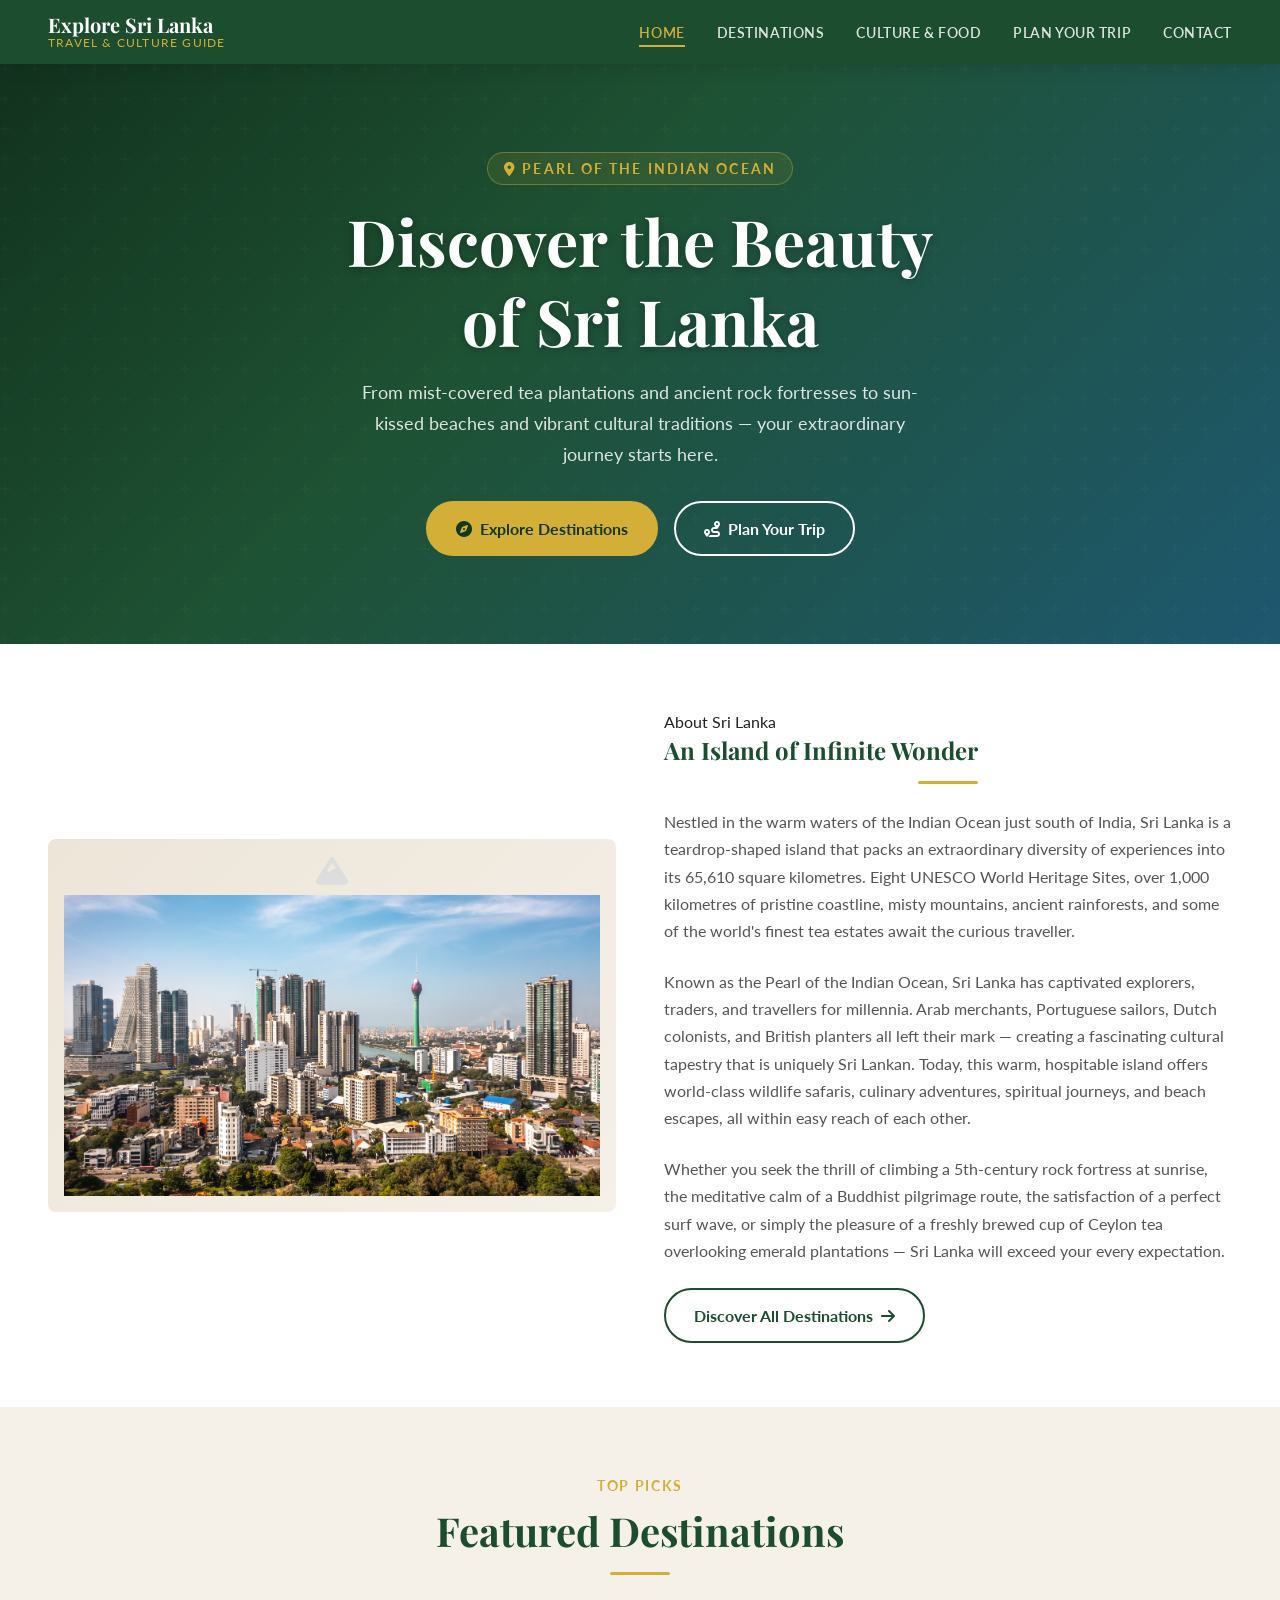
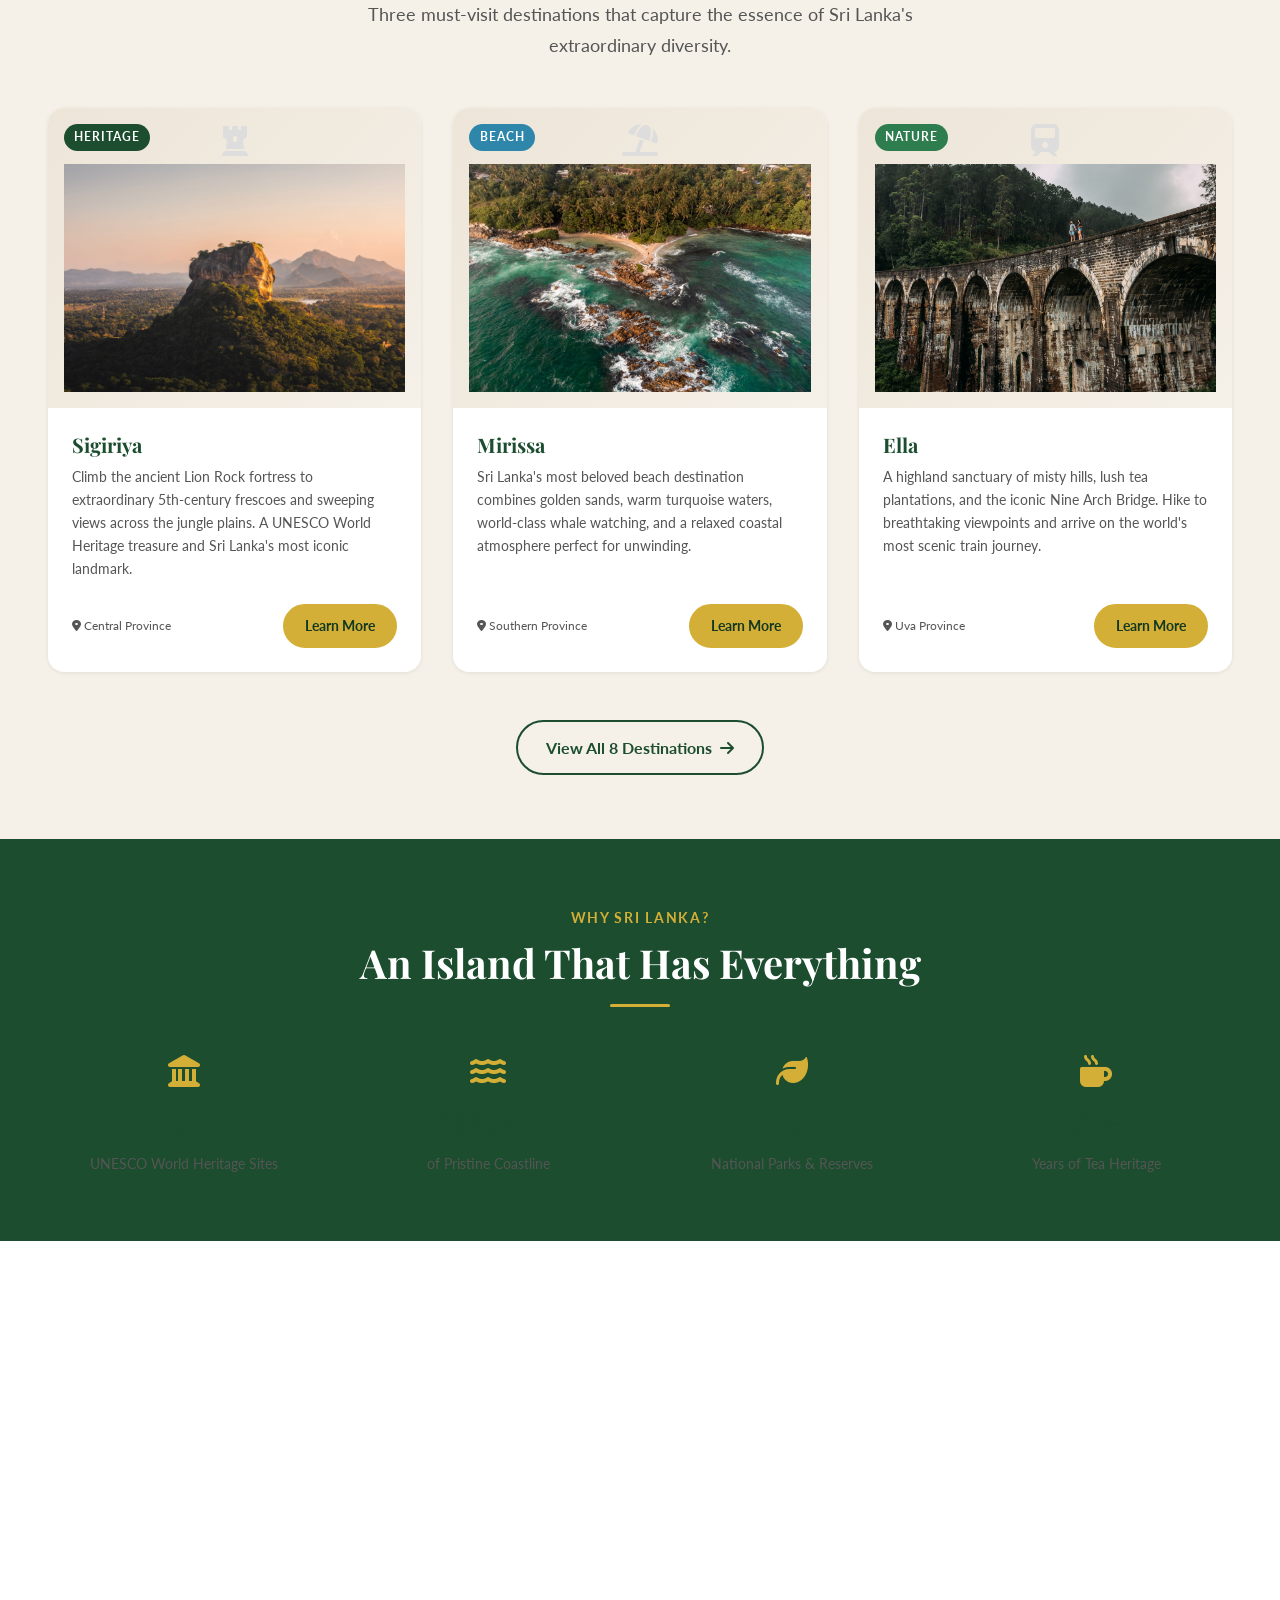
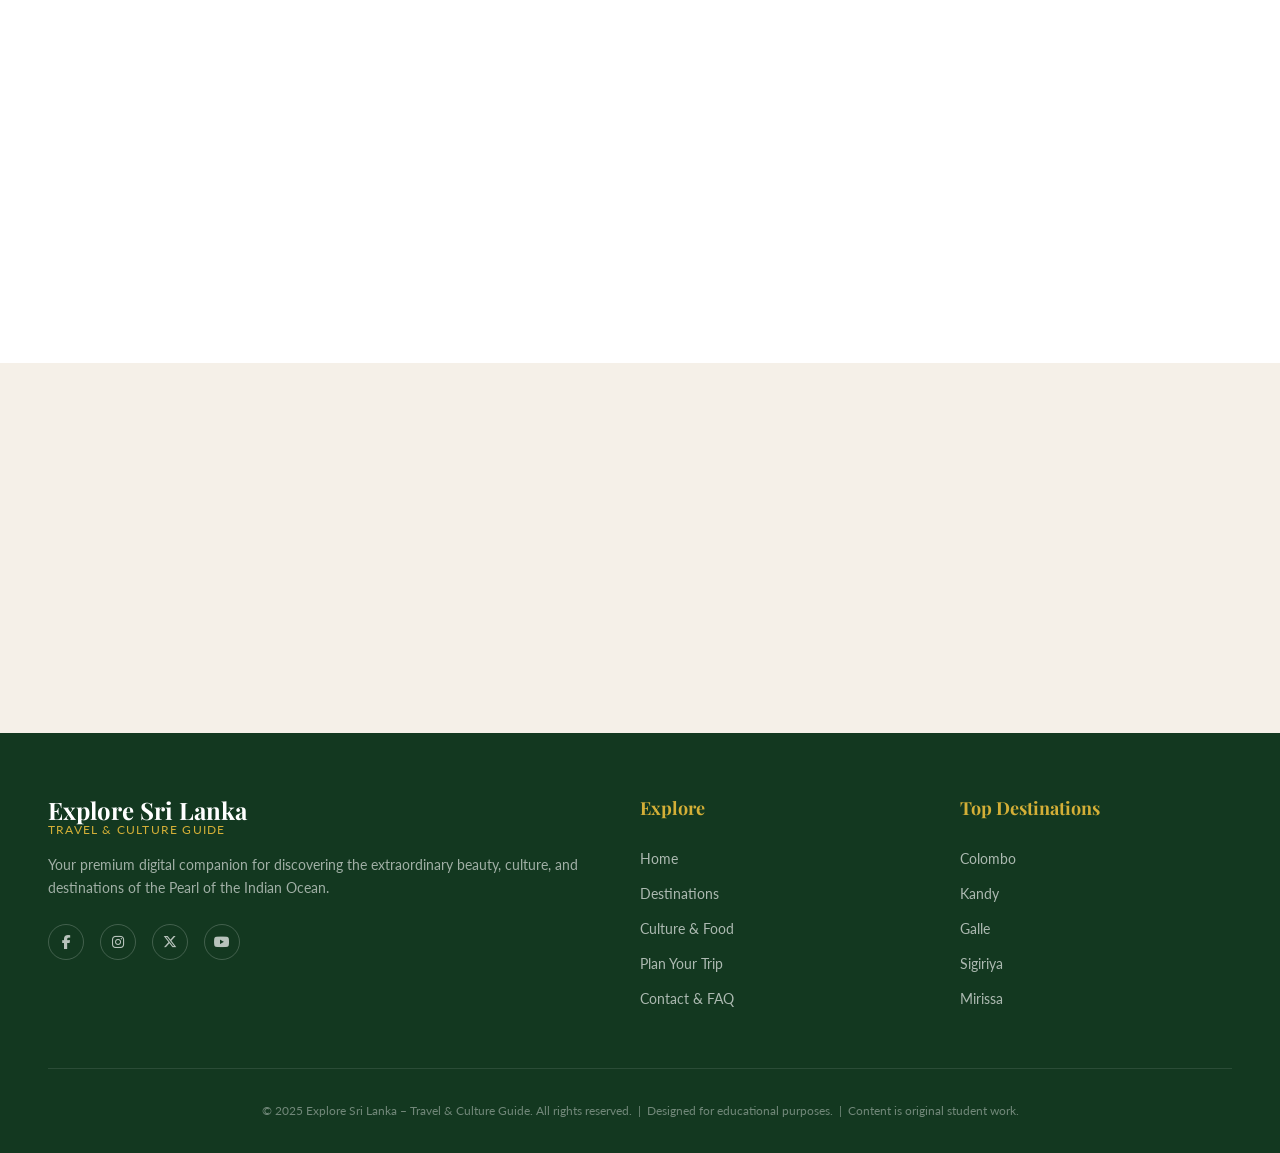
<file: index.html>
<!DOCTYPE html>
<!--
  Explore Sri Lanka – Home Page
  File   : index.html
  Author : Web Design Assignment
  Desc   : Hero section, introduction, featured destinations, stats, CTA.
-->
<html lang="en">
<head>
  <meta charset="UTF-8">
  <meta name="viewport" content="width=device-width, initial-scale=1.0">
  <meta name="description" content="Explore Sri Lanka – your premium guide to destinations, culture, food, and travel planning in the Pearl of the Indian Ocean.">
  <meta name="keywords" content="Sri Lanka, travel, tourism, destinations, culture, food, beaches, heritage">
  <title>Home | Explore Sri Lanka – Travel &amp; Culture Guide</title>

  <!-- Preconnect for Google Fonts performance -->
  <link rel="preconnect" href="https://fonts.googleapis.com">
  <link rel="preconnect" href="https://fonts.gstatic.com" crossorigin>
  <link href="https://fonts.googleapis.com/css2?family=Playfair+Display:wght@400;700;900&family=Lato:wght@300;400;700&display=swap" rel="stylesheet">

  <!-- Font Awesome Icons -->
  <link rel="stylesheet" href="https://cdnjs.cloudflare.com/ajax/libs/font-awesome/6.5.0/css/all.min.css"
        integrity="sha512-Avb2QiuDEEvB4bZJYdft2mNjVShBftLdPG8FJ0V7irTLQ8Uo0qcPxh4Plh7eecS6FHlvA2LZQC8zHAREuCkg=="
        crossorigin="anonymous" referrerpolicy="no-referrer">

  <!-- Main Stylesheet -->
  <link rel="stylesheet" href="css/style.css">
</head>
<body>

  <!-- ═══════════════════════════════════════════════════════════
       SITE HEADER & NAVIGATION
       ═══════════════════════════════════════════════════════════ -->
  <header class="site-header" role="banner">
    <div class="container">
      <nav class="nav-wrapper" role="navigation" aria-label="Main navigation">

        <!-- Logo -->
        <a href="index.html" class="nav-logo" aria-label="Explore Sri Lanka – Home">
          Explore Sri Lanka
          <span>Travel &amp; Culture Guide</span>
        </a>

        <!-- Desktop Navigation Links -->
        <ul class="nav-links" role="list">
          <li><a href="index.html" class="active">Home</a></li>
          <li><a href="destinations.html">Destinations</a></li>
          <li><a href="culture-food.html">Culture &amp; Food</a></li>
          <li><a href="travel-planner.html">Plan Your Trip</a></li>
          <li><a href="contact.html">Contact</a></li>
        </ul>

        <!-- Hamburger (mobile only) -->
        <button class="hamburger" id="hamburger"
                aria-label="Toggle mobile menu" aria-expanded="false"
                aria-controls="mobile-nav">
          <span></span><span></span><span></span>
        </button>
      </nav>
    </div>

    <!-- Mobile Dropdown Navigation -->
    <nav class="mobile-nav" id="mobile-nav" aria-label="Mobile navigation" aria-hidden="true">
      <a href="index.html" class="active">Home</a>
      <a href="destinations.html">Destinations</a>
      <a href="culture-food.html">Culture &amp; Food</a>
      <a href="travel-planner.html">Plan Your Trip</a>
      <a href="contact.html">Contact</a>
    </nav>
  </header>

  <!-- ═══════════════════════════════════════════════════════════
       HERO SECTION
       ═══════════════════════════════════════════════════════════ -->
  <section class="hero" aria-label="Hero – Discover Sri Lanka">
    <div class="hero-bg" aria-hidden="true"></div>
    <div class="hero-overlay" aria-hidden="true"></div>

    <div class="hero-content container">
      <span class="hero-eyebrow">
        <i class="fas fa-map-marker-alt" aria-hidden="true"></i>
        Pearl of the Indian Ocean
      </span>
      <h1 class="hero-title">Discover the Beauty<br>of Sri Lanka</h1>
      <p class="hero-subtitle">
        From mist-covered tea plantations and ancient rock fortresses to sun-kissed
        beaches and vibrant cultural traditions — your extraordinary journey starts here.
      </p>
      <div class="hero-actions">
        <a href="destinations.html" class="btn btn-primary">
          <i class="fas fa-compass" aria-hidden="true"></i>
          Explore Destinations
        </a>
        <a href="travel-planner.html" class="btn btn-secondary">
          <i class="fas fa-route" aria-hidden="true"></i>
          Plan Your Trip
        </a>
      </div>
    </div>
  </section>

  <main id="main-content">

    <!-- ═══════════════════════════════════════════════════════════
         INTRODUCTION SECTION
         ═══════════════════════════════════════════════════════════ -->
    <section class="section-pad" aria-labelledby="intro-heading">
      <div class="container">
        <div class="split-layout">

          <!-- Image -->
          <div class="reveal">
            <div class="img-placeholder" role="img"
                 aria-label="Placeholder: Scenic panoramic view of Sri Lanka landscape showing mountains, tea estates, and ocean">
              <i class="fas fa-mountain" aria-hidden="true"></i>
              <img src="images/Sri-Lanka-Panoramic-Image.jpeg" alt="">
            </div>
          </div>

          <!-- Text -->
          <div class="split-text reveal">
            <span class="eyebrow">About Sri Lanka</span>
            <h2 id="intro-heading">An Island of Infinite Wonder</h2>
            <div class="section-divider" aria-hidden="true"></div>
            <p>
              Nestled in the warm waters of the Indian Ocean just south of India, Sri Lanka is a teardrop-shaped
              island that packs an extraordinary diversity of experiences into its 65,610 square kilometres.
              Eight UNESCO World Heritage Sites, over 1,000 kilometres of pristine coastline, misty mountains,
              ancient rainforests, and some of the world's finest tea estates await the curious traveller.
            </p>
            <p>
              Known as the Pearl of the Indian Ocean, Sri Lanka has captivated explorers, traders, and travellers
              for millennia. Arab merchants, Portuguese sailors, Dutch colonists, and British planters all left
              their mark — creating a fascinating cultural tapestry that is uniquely Sri Lankan. Today, this
              warm, hospitable island offers world-class wildlife safaris, culinary adventures, spiritual journeys,
              and beach escapes, all within easy reach of each other.
            </p>
            <p>
              Whether you seek the thrill of climbing a 5th-century rock fortress at sunrise, the meditative calm
              of a Buddhist pilgrimage route, the satisfaction of a perfect surf wave, or simply the pleasure of
              a freshly brewed cup of Ceylon tea overlooking emerald plantations — Sri Lanka will exceed your
              every expectation.
            </p>
            <a href="destinations.html" class="btn btn-outline">
              Discover All Destinations <i class="fas fa-arrow-right" aria-hidden="true"></i>
            </a>
          </div>

        </div>
      </div>
    </section>

    <!-- ═══════════════════════════════════════════════════════════
         FEATURED DESTINATIONS
         ═══════════════════════════════════════════════════════════ -->
    <section class="section-pad bg-beige" aria-labelledby="featured-heading">
      <div class="container">

        <div class="section-header reveal">
          <span class="eyebrow">Top Picks</span>
          <h2 id="featured-heading">Featured Destinations</h2>
          <div class="section-divider" aria-hidden="true"></div>
          <p>Three must-visit destinations that capture the essence of Sri Lanka's extraordinary diversity.</p>
        </div>

        <div class="card-grid" style="grid-template-columns: repeat(auto-fit, minmax(280px, 1fr));">

          <!-- Card 1: Sigiriya -->
          <article class="card reveal">
            <div class="card-img-wrap">
              <div class="img-placeholder" role="img"
                   aria-label="Placeholder: Sigiriya Lion Rock fortress rising from jungle at sunset">
                <i class="fas fa-chess-rook" aria-hidden="true"></i>
                <img src="images/sigiriya-rock.jpeg" alt="">
              </div>
              <span class="card-badge">Heritage</span>
            </div>
            <div class="card-body">
              <h3 class="card-title">Sigiriya</h3>
              <p class="card-text">
                Climb the ancient Lion Rock fortress to extraordinary 5th-century frescoes and sweeping views
                across the jungle plains. A UNESCO World Heritage treasure and Sri Lanka's most iconic landmark.
              </p>
              <div class="card-footer-row">
                <span style="font-size:var(--fs-xs); color:var(--clr-text-light);">
                  <i class="fas fa-map-marker-alt" aria-hidden="true"></i> Central Province
                </span>
                <a href="destinations.html" class="btn btn-primary btn-sm">Learn More</a>
              </div>
            </div>
          </article>

          <!-- Card 2: Mirissa -->
          <article class="card reveal">
            <div class="card-img-wrap">
              <div class="img-placeholder" role="img"
                   aria-label="Placeholder: Golden Mirissa beach with coconut palms and turquoise water">
                <i class="fas fa-umbrella-beach" aria-hidden="true"></i>
                <img src="images/Mirissa.jpeg" alt="">
              </div>
              <span class="card-badge" style="background:var(--clr-blue);">Beach</span>
            </div>
            <div class="card-body">
              <h3 class="card-title">Mirissa</h3>
              <p class="card-text">
                Sri Lanka's most beloved beach destination combines golden sands, warm turquoise waters, world-class
                whale watching, and a relaxed coastal atmosphere perfect for unwinding.
              </p>
              <div class="card-footer-row">
                <span style="font-size:var(--fs-xs); color:var(--clr-text-light);">
                  <i class="fas fa-map-marker-alt" aria-hidden="true"></i> Southern Province
                </span>
                <a href="destinations.html" class="btn btn-primary btn-sm">Learn More</a>
              </div>
            </div>
          </article>

          <!-- Card 3: Ella -->
          <article class="card reveal">
            <div class="card-img-wrap">
              <div class="img-placeholder" role="img"
                   aria-label="Placeholder: Nine Arch Bridge in Ella surrounded by green tea plantations">
                <i class="fas fa-train" aria-hidden="true"></i>
                <img src="images/Ella-Nine-Arch-Bridge.jpeg" alt="">
              </div>
              <span class="card-badge" style="background:var(--clr-green-light);">Nature</span>
            </div>
            <div class="card-body">
              <h3 class="card-title">Ella</h3>
              <p class="card-text">
                A highland sanctuary of misty hills, lush tea plantations, and the iconic Nine Arch Bridge.
                Hike to breathtaking viewpoints and arrive on the world's most scenic train journey.
              </p>
              <div class="card-footer-row">
                <span style="font-size:var(--fs-xs); color:var(--clr-text-light);">
                  <i class="fas fa-map-marker-alt" aria-hidden="true"></i> Uva Province
                </span>
                <a href="destinations.html" class="btn btn-primary btn-sm">Learn More</a>
              </div>
            </div>
          </article>

        </div>

        <div class="text-center" style="margin-top: var(--space-2xl);">
          <a href="destinations.html" class="btn btn-outline">
            View All 8 Destinations <i class="fas fa-arrow-right" aria-hidden="true"></i>
          </a>
        </div>

      </div>
    </section>

    <!-- ═══════════════════════════════════════════════════════════
         STATISTICS ROW
         ═══════════════════════════════════════════════════════════ -->
    <section class="section-pad bg-green text-white" aria-label="Sri Lanka facts and figures">
      <div class="container">
        <div class="section-header reveal">
          <span class="eyebrow text-gold">Why Sri Lanka?</span>
          <h2 style="color:white;">An Island That Has Everything</h2>
          <div class="section-divider" aria-hidden="true"></div>
        </div>
        <div class="stat-row reveal">
          <div class="stat-item">
            <i class="fas fa-landmark" aria-hidden="true"></i>
            <span class="stat-num">8</span>
            <span class="stat-label">UNESCO World Heritage Sites</span>
          </div>
          <div class="stat-item">
            <i class="fas fa-water" aria-hidden="true"></i>
            <span class="stat-num">1,600km</span>
            <span class="stat-label">of Pristine Coastline</span>
          </div>
          <div class="stat-item">
            <i class="fas fa-leaf" aria-hidden="true"></i>
            <span class="stat-num">26</span>
            <span class="stat-label">National Parks &amp; Reserves</span>
          </div>
          <div class="stat-item">
            <i class="fas fa-mug-hot" aria-hidden="true"></i>
            <span class="stat-num">150+</span>
            <span class="stat-label">Years of Tea Heritage</span>
          </div>
        </div>
      </div>
    </section>

    <!-- ═══════════════════════════════════════════════════════════
         FEATURES / HIGHLIGHTS GRID
         ═══════════════════════════════════════════════════════════ -->
    <section class="section-pad" aria-labelledby="features-heading">
      <div class="container">
        <div class="section-header reveal">
          <span class="eyebrow">What We Offer</span>
          <h2 id="features-heading">Your Complete Sri Lanka Guide</h2>
          <div class="section-divider" aria-hidden="true"></div>
          <p>Everything you need to plan the perfect Sri Lankan adventure, all in one place.</p>
        </div>

        <div class="feature-icons reveal">
          <div class="feature-icon-item">
            <i class="fas fa-map" aria-hidden="true"></i>
            <h4>8 Destinations</h4>
            <p>Detailed guides to Sri Lanka's finest cities, beaches, heritage sites, and natural wonders.</p>
          </div>
          <div class="feature-icon-item">
            <i class="fas fa-utensils" aria-hidden="true"></i>
            <h4>Culture &amp; Food</h4>
            <p>Deep dives into festivals, traditions, cuisine, and the legendary warmth of Sri Lankan hospitality.</p>
          </div>
          <div class="feature-icon-item">
            <i class="fas fa-calendar-alt" aria-hidden="true"></i>
            <h4>Trip Planner</h4>
            <p>Build your personalised itinerary in minutes with our interactive trip planning tool.</p>
          </div>
          <div class="feature-icon-item">
            <i class="fas fa-headset" aria-hidden="true"></i>
            <h4>Get in Touch</h4>
            <p>Have questions? Reach our travel experts via our contact form and FAQ centre.</p>
          </div>
        </div>
      </div>
    </section>

    <!-- ═══════════════════════════════════════════════════════════
         CALL TO ACTION BANNER
         ═══════════════════════════════════════════════════════════ -->
    <section class="section-pad bg-beige" aria-label="Call to action – Start planning">
      <div class="container text-center">
        <div class="reveal" style="max-width:680px; margin-inline:auto;">
          <span class="eyebrow">Ready to Explore?</span>
          <h2>Your Sri Lankan Adventure Awaits</h2>
          <div class="section-divider" aria-hidden="true"></div>
          <p style="color:var(--clr-text-light); margin-bottom:var(--space-xl);">
            Use our interactive trip planner to build a personalised itinerary tailored to your interests,
            duration, and budget — then pack your bags and discover the Pearl of the Indian Ocean.
          </p>
          <div style="display:flex; gap:var(--space-md); justify-content:center; flex-wrap:wrap;">
            <a href="travel-planner.html" class="btn btn-primary">
              <i class="fas fa-route" aria-hidden="true"></i> Plan Your Trip
            </a>
            <a href="culture-food.html" class="btn btn-outline">
              <i class="fas fa-book-open" aria-hidden="true"></i> Explore Culture &amp; Food
            </a>
          </div>
        </div>
      </div>
    </section>

  </main>

  <!-- ═══════════════════════════════════════════════════════════
       SITE FOOTER
       ═══════════════════════════════════════════════════════════ -->
  <footer class="site-footer" role="contentinfo">
    <div class="container">
      <div class="footer-grid">

        <!-- Brand -->
        <div class="footer-brand">
          <a href="index.html" class="nav-logo">
            Explore Sri Lanka
            <span>Travel &amp; Culture Guide</span>
          </a>
          <p>Your premium digital companion for discovering the extraordinary beauty, culture, and destinations of the Pearl of the Indian Ocean.</p>
          <div class="social-links" aria-label="Social media links">
            <a href="#" aria-label="Facebook"><i class="fab fa-facebook-f" aria-hidden="true"></i></a>
            <a href="#" aria-label="Instagram"><i class="fab fa-instagram" aria-hidden="true"></i></a>
            <a href="#" aria-label="Twitter / X"><i class="fab fa-x-twitter" aria-hidden="true"></i></a>
            <a href="#" aria-label="YouTube"><i class="fab fa-youtube" aria-hidden="true"></i></a>
          </div>
        </div>

        <!-- Quick Links -->
        <div class="footer-col">
          <h4>Explore</h4>
          <ul>
            <li><a href="index.html">Home</a></li>
            <li><a href="destinations.html">Destinations</a></li>
            <li><a href="culture-food.html">Culture &amp; Food</a></li>
            <li><a href="travel-planner.html">Plan Your Trip</a></li>
            <li><a href="contact.html">Contact &amp; FAQ</a></li>
          </ul>
        </div>

        <!-- Destinations -->
        <div class="footer-col">
          <h4>Top Destinations</h4>
          <ul>
            <li><a href="destinations.html">Colombo</a></li>
            <li><a href="destinations.html">Kandy</a></li>
            <li><a href="destinations.html">Galle</a></li>
            <li><a href="destinations.html">Sigiriya</a></li>
            <li><a href="destinations.html">Mirissa</a></li>
          </ul>
        </div>

      </div>

      <div class="footer-bottom">
        <p>&copy; 2025 Explore Sri Lanka – Travel &amp; Culture Guide. All rights reserved.
          &nbsp;|&nbsp; Designed for educational purposes.
          &nbsp;|&nbsp; Content is original student work.
        </p>
      </div>
    </div>
  </footer>

  <!-- Back to Top Button -->
  <button id="back-to-top" aria-label="Back to top">
    <i class="fas fa-chevron-up" aria-hidden="true"></i>
  </button>

  <!-- jQuery (CDN) -->
  <script src="https://code.jquery.com/jquery-3.7.1.min.js"
          integrity="sha256-/JqT3SQfawRcv/BIHPThkBvs0OEvtFFmqPF/lYI/Cxo="
          crossorigin="anonymous"></script>

  <!-- Project Scripts -->
  <script src="js/script.js"></script>
  <script src="js/jquery-effects.js"></script>

</body>
</html>
</file>
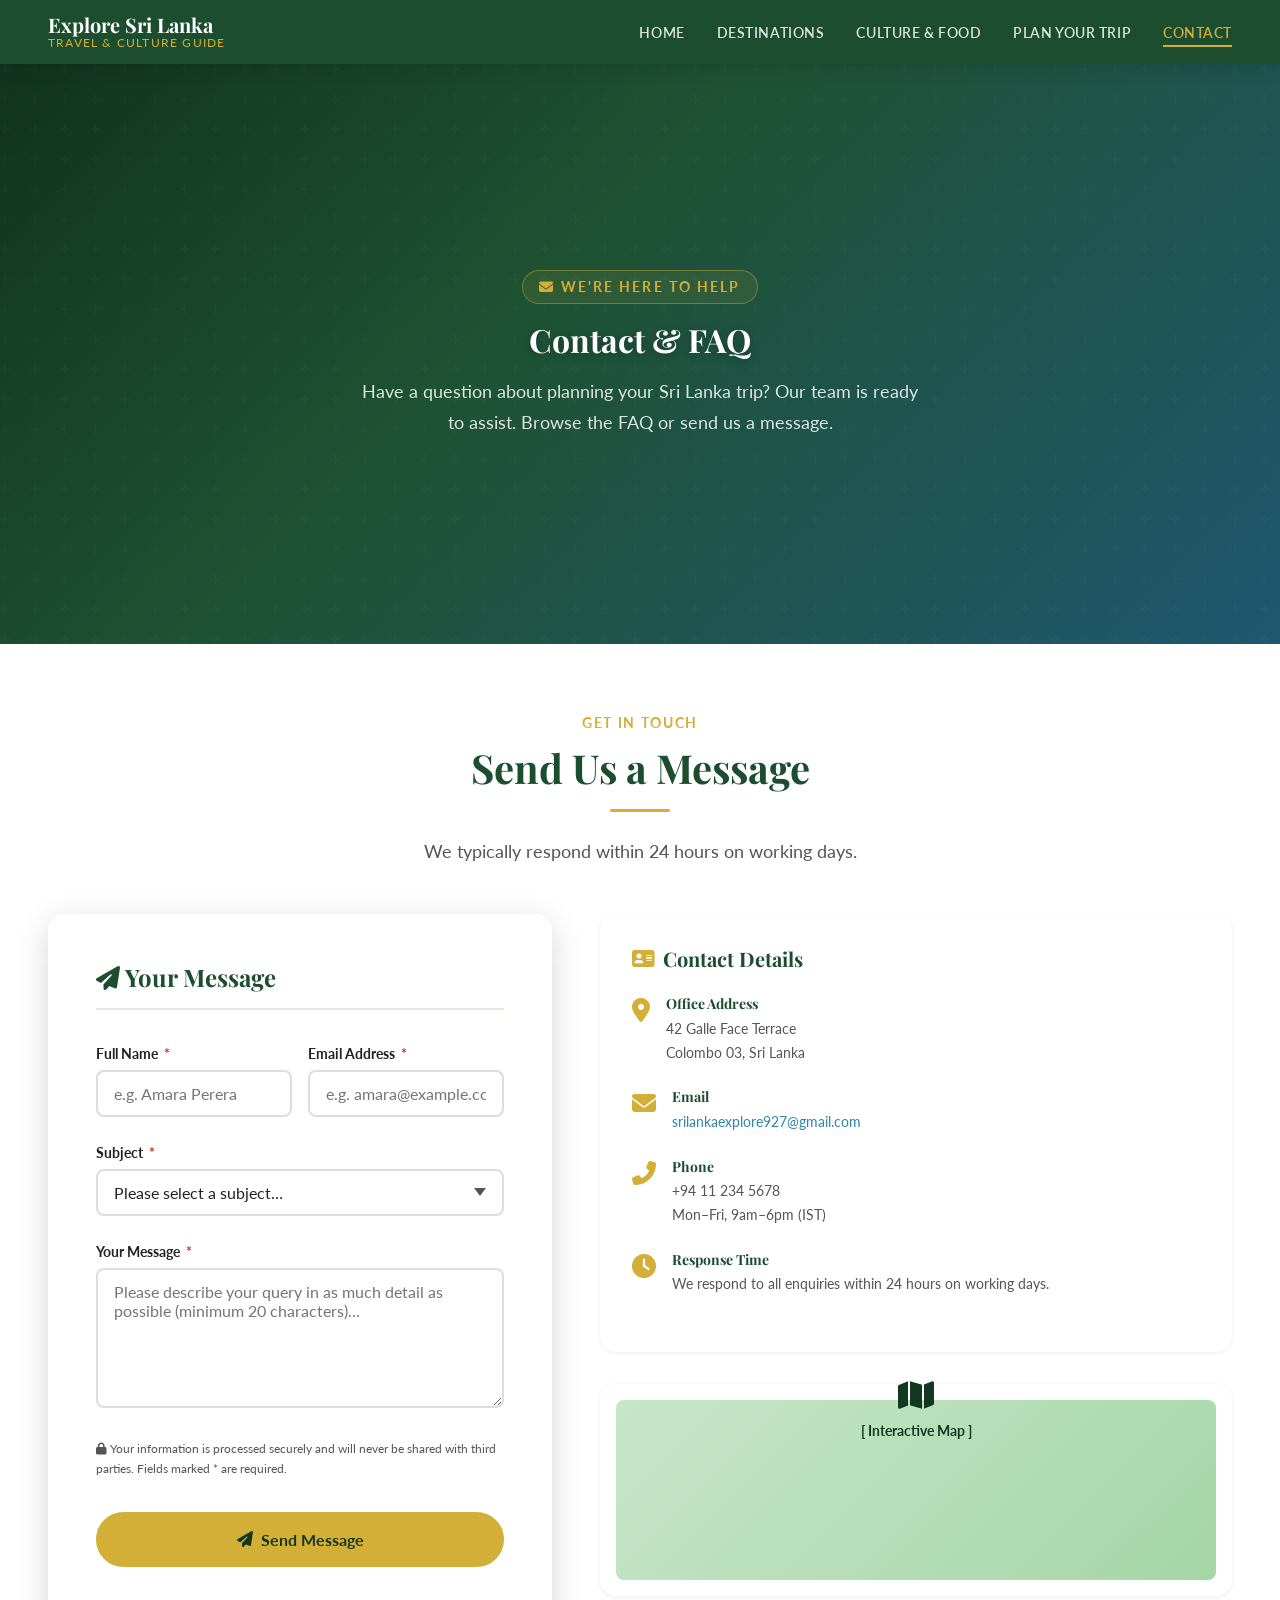
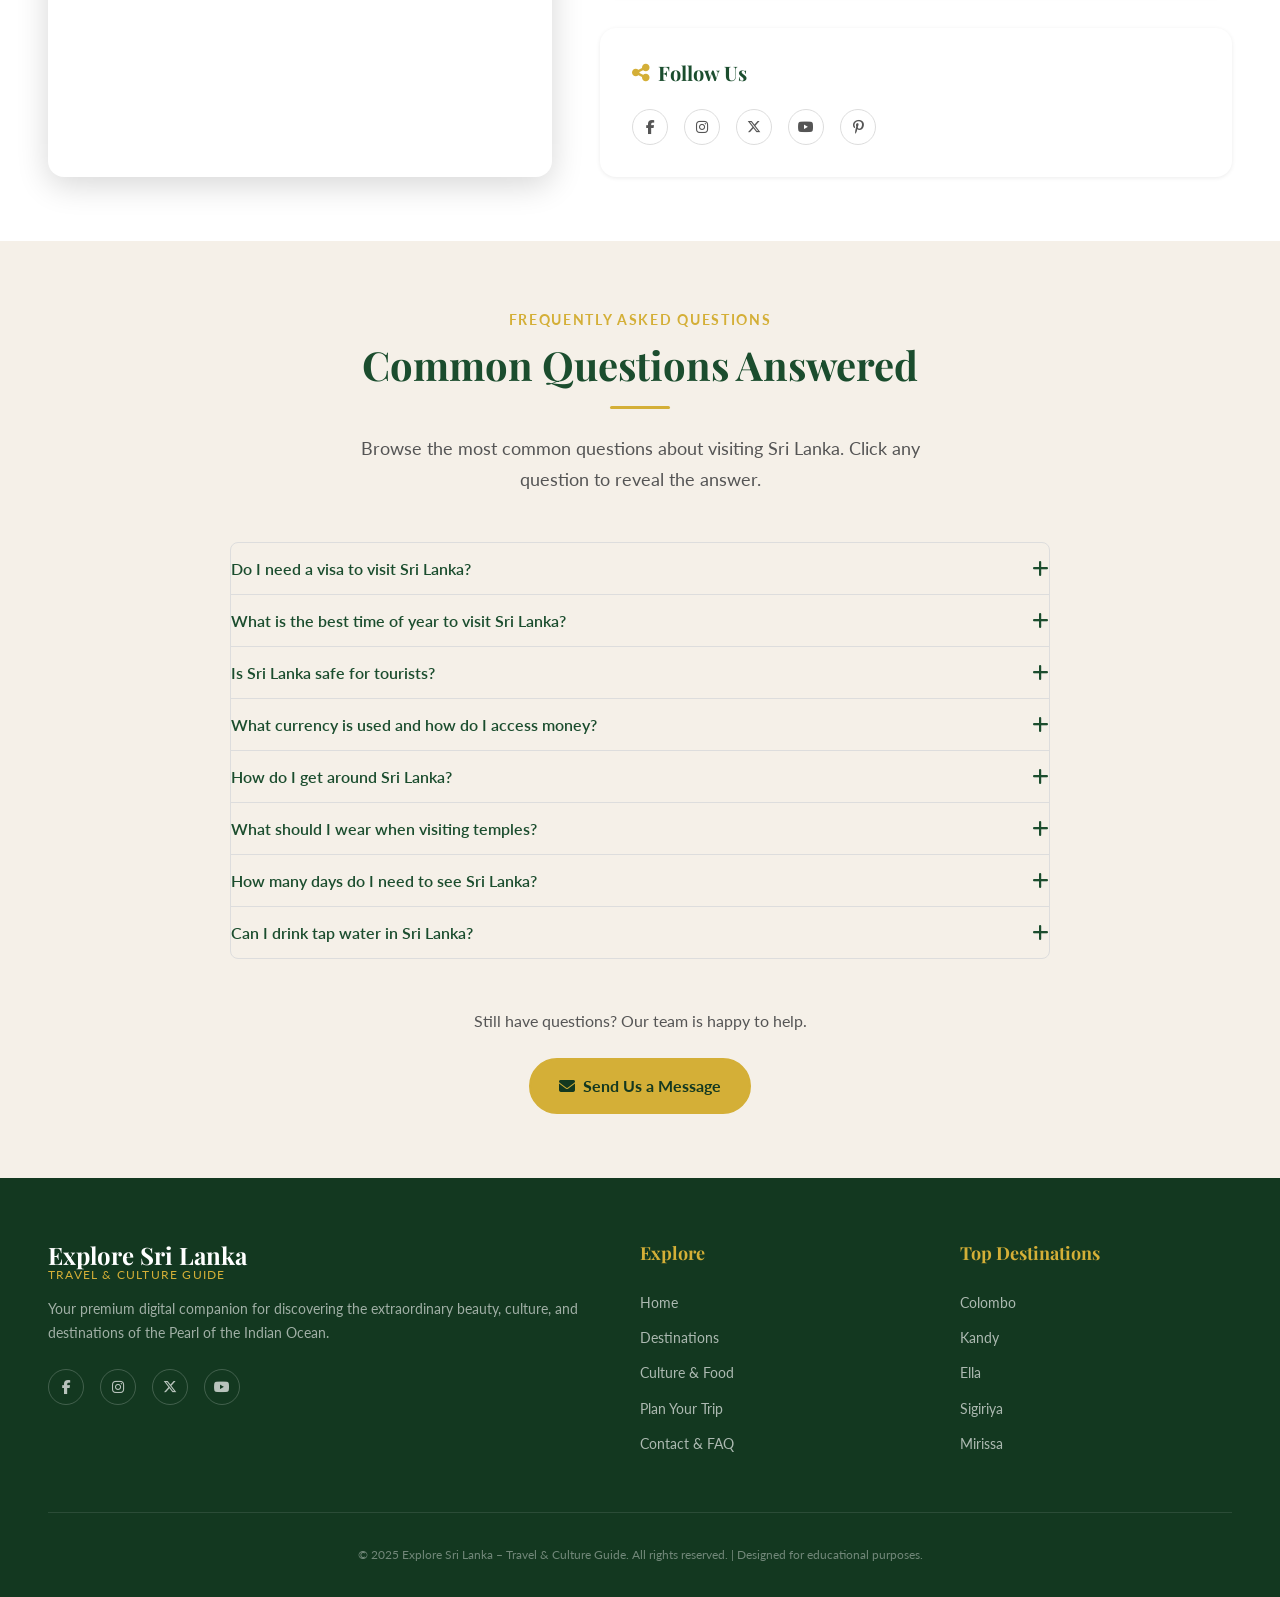
<file: contact.html>
<!DOCTYPE html>
<!--
  Explore Sri Lanka – Contact & Feedback Page
  File   : contact.html
  Author : Web Design Assignment
  Desc   : Contact form with JavaScript validation and PHP processing
           (js/script.js handles validation and fetch() POST to php/contact.php).
           FAQ accordion is jQuery-powered (jquery-effects.js).
-->
<html lang="en">
<head>
  <meta charset="UTF-8">
  <meta name="viewport" content="width=device-width, initial-scale=1.0">
  <meta name="description" content="Contact the Explore Sri Lanka team with your travel questions. Browse our FAQ or send us a message – we're here to help plan your perfect trip.">
  <title>Contact &amp; FAQ | Explore Sri Lanka – Travel &amp; Culture Guide</title>

  <link rel="preconnect" href="https://fonts.googleapis.com">
  <link rel="preconnect" href="https://fonts.gstatic.com" crossorigin>
  <link href="https://fonts.googleapis.com/css2?family=Playfair+Display:wght@400;700;900&family=Lato:wght@300;400;700&display=swap" rel="stylesheet">
  <link rel="stylesheet" href="https://cdnjs.cloudflare.com/ajax/libs/font-awesome/6.5.0/css/all.min.css"
        integrity="sha512-Avb2QiuDEEvB4bZJYdft2mNjVShBftLdPG8FJ0V7irTLQ8Uo0qcPxh4Plh7eecS6FHlvA2LZQC8zHAREuCkg=="
        crossorigin="anonymous" referrerpolicy="no-referrer">
  <link rel="stylesheet" href="css/style.css">

  <style>
    /* Page-specific overrides */
    .contact-wrap {
      display: grid;
      gap: var(--space-2xl);
      grid-template-columns: 1fr;
    }
    @media (min-width: 1024px) {
      .contact-wrap { grid-template-columns: 3fr 2fr; }
    }

    /* Form card */
    .contact-form-card {
      background: var(--clr-white);
      border-radius: var(--radius-lg);
      box-shadow: var(--shadow-lg);
      padding: var(--space-2xl);
    }
    .contact-form-card h3 {
      font-size: var(--fs-xl);
      margin-bottom: var(--space-xl);
      padding-bottom: var(--space-md);
      border-bottom: 2px solid var(--clr-beige-dark);
    }

    /* Success alert */
    .alert--success {
      background: #d5f5e3;
      border: 1px solid #27ae60;
      color: #1a7a44;
      border-radius: var(--radius-md);
      padding: var(--space-lg);
    }
    .alert--error {
      background: #fde8e8;
      border: 1px solid #c0392b;
      color: #922b21;
      border-radius: var(--radius-md);
      padding: var(--space-lg);
    }

    /* Info sidebar */
    .info-sidebar {
      display: flex;
      flex-direction: column;
      gap: var(--space-xl);
    }
    .info-card {
      background: var(--clr-white);
      border-radius: var(--radius-lg);
      box-shadow: var(--shadow-sm);
      padding: var(--space-xl);
    }
    .info-card h4 {
      color: var(--clr-green);
      font-size: var(--fs-lg);
      margin-bottom: var(--space-lg);
      display: flex;
      align-items: center;
      gap: var(--space-sm);
    }
    .info-card h4 i { color: var(--clr-gold); }

    /* FAQ accordion */
    .faq-item {
      border-bottom: 1px solid var(--clr-border);
    }
    .faq-item:last-child { border-bottom: none; }
    .faq-header {
      width: 100%;
      background: none;
      border: none;
      padding: var(--space-md) 0;
      text-align: left;
      font-family: var(--font-body);
      font-size: var(--fs-base);
      font-weight: 600;
      color: var(--clr-green);
      cursor: pointer;
      display: flex;
      align-items: center;
      justify-content: space-between;
      gap: var(--space-md);
      transition: color var(--transition-fast);
    }
    .faq-header:hover { color: var(--clr-gold); }
    .faq-header.active { color: var(--clr-gold); }
    .faq-header .faq-icon {
      font-size: var(--fs-md);
      transition: transform var(--transition-base);
      flex-shrink: 0;
    }
    .faq-header.active .faq-icon { transform: rotate(45deg); }
    .faq-body {
      display: none;
      padding: 0 0 var(--space-md);
    }
    .faq-body p {
      font-size: var(--fs-sm);
      color: var(--clr-text-light);
      line-height: 1.75;
      margin: 0;
    }

    /* Map placeholder */
    .map-placeholder {
      background: linear-gradient(135deg, #c8e6c9, #a5d6a7);
      border-radius: var(--radius-md);
      height: 180px;
      display: flex;
      align-items: center;
      justify-content: center;
      flex-direction: column;
      gap: var(--space-sm);
      color: var(--clr-green-dark);
      font-size: var(--fs-sm);
      text-align: center;
    }
    .map-placeholder i { font-size: var(--fs-2xl); }
  </style>
</head>
<body>

  <!-- HEADER / NAV -->
  <header class="site-header" role="banner">
    <div class="container">
      <nav class="nav-wrapper" role="navigation" aria-label="Main navigation">
        <a href="index.html" class="nav-logo" aria-label="Explore Sri Lanka – Home">
          Explore Sri Lanka<span>Travel &amp; Culture Guide</span>
        </a>
        <ul class="nav-links" role="list">
          <li><a href="index.html">Home</a></li>
          <li><a href="destinations.html">Destinations</a></li>
          <li><a href="culture-food.html">Culture &amp; Food</a></li>
          <li><a href="travel-planner.html">Plan Your Trip</a></li>
          <li><a href="contact.html" class="active">Contact</a></li>
        </ul>
        <button class="hamburger" id="hamburger" aria-label="Toggle mobile menu"
                aria-expanded="false" aria-controls="mobile-nav">
          <span></span><span></span><span></span>
        </button>
      </nav>
    </div>
    <nav class="mobile-nav" id="mobile-nav" aria-label="Mobile navigation" aria-hidden="true">
      <a href="index.html">Home</a>
      <a href="destinations.html">Destinations</a>
      <a href="culture-food.html">Culture &amp; Food</a>
      <a href="travel-planner.html">Plan Your Trip</a>
      <a href="contact.html" class="active">Contact</a>
    </nav>
  </header>

  <!-- PAGE HERO -->
  <section class="hero hero--page" aria-label="Contact page hero">
    <div class="hero-bg" aria-hidden="true"></div>
    <div class="hero-overlay" aria-hidden="true"></div>
    <div class="hero-content container">
      <span class="hero-eyebrow">
        <i class="fas fa-envelope" aria-hidden="true"></i> We're Here to Help
      </span>
      <h1 class="hero-title">Contact &amp; FAQ</h1>
      <p class="hero-subtitle">Have a question about planning your Sri Lanka trip? Our team is ready to assist. Browse the FAQ or send us a message.</p>
    </div>
  </section>

  <main id="main-content">
    <section class="section-pad" aria-labelledby="contact-heading">
      <div class="container">
        <div class="section-header reveal">
          <span class="eyebrow">Get in Touch</span>
          <h2 id="contact-heading">Send Us a Message</h2>
          <div class="section-divider" aria-hidden="true"></div>
          <p>We typically respond within 24 hours on working days.</p>
        </div>

        <div class="contact-wrap">

          <!-- ── CONTACT FORM ── -->
          <div class="contact-form-card reveal">
            <h3><i class="fas fa-paper-plane" aria-hidden="true"></i> Your Message</h3>

            <!-- Alert (success/error shown here by JS) -->
            <div id="form-alert" role="alert" aria-live="polite">
              <p></p>
            </div>

            <!-- PHP processes this form at php/contact.php -->
            <form id="contact-form" method="POST" action="php/contact.php" novalidate
                  aria-label="Contact form">

              <!-- Name & Email row -->
              <div class="form-row">
                <div class="form-group">
                  <label for="name">Full Name <span class="req" aria-hidden="true">*</span></label>
                  <input type="text" class="form-control" id="name" name="name"
                         placeholder="e.g. Amara Perera"
                         required aria-required="true" autocomplete="name">
                  <span class="field-error" id="name-error" role="alert" aria-live="polite">
                    <i class="fas fa-exclamation-circle" aria-hidden="true"></i>
                    <span></span>
                  </span>
                </div>
                <div class="form-group">
                  <label for="email">Email Address <span class="req" aria-hidden="true">*</span></label>
                  <input type="email" class="form-control" id="email" name="email"
                         placeholder="e.g. amara@example.com"
                         required aria-required="true" autocomplete="email">
                  <span class="field-error" id="email-error" role="alert" aria-live="polite">
                    <i class="fas fa-exclamation-circle" aria-hidden="true"></i>
                    <span></span>
                  </span>
                </div>
              </div>

              <!-- Subject -->
              <div class="form-group">
                <label for="subject">Subject <span class="req" aria-hidden="true">*</span></label>
                <select class="form-control" id="subject" name="subject"
                        required aria-required="true">
                  <option value="" disabled selected>Please select a subject…</option>
                  <option value="Trip Planning Enquiry">Trip Planning Enquiry</option>
                  <option value="Destination Information">Destination Information</option>
                  <option value="Cultural Questions">Cultural Questions</option>
                  <option value="Accommodation Advice">Accommodation Advice</option>
                  <option value="Visa &amp; Entry Information">Visa &amp; Entry Information</option>
                  <option value="General Feedback">General Feedback</option>
                  <option value="Other">Other</option>
                </select>
                <span class="field-error" id="subject-error" role="alert" aria-live="polite">
                  <i class="fas fa-exclamation-circle" aria-hidden="true"></i>
                  <span></span>
                </span>
              </div>

              <!-- Message -->
              <div class="form-group">
                <label for="message">Your Message <span class="req" aria-hidden="true">*</span></label>
                <textarea class="form-control" id="message" name="message"
                          placeholder="Please describe your query in as much detail as possible (minimum 20 characters)…"
                          required aria-required="true" minlength="20"></textarea>
                <span class="field-error" id="message-error" role="alert" aria-live="polite">
                  <i class="fas fa-exclamation-circle" aria-hidden="true"></i>
                  <span></span>
                </span>
              </div>

              <!-- Privacy note -->
              <p style="font-size:var(--fs-xs); color:var(--clr-text-light); margin-bottom:var(--space-xl);">
                <i class="fas fa-lock" aria-hidden="true"></i>
                Your information is processed securely and will never be shared with third parties.
                Fields marked <span style="color:#c0392b;">*</span> are required.
              </p>

              <!-- Submit -->
              <button type="submit" class="btn btn-primary" style="width:100%; justify-content:center; padding-block:1rem;">
                <i class="fas fa-paper-plane" aria-hidden="true"></i>
                Send Message
              </button>

            </form>
          </div><!-- /form card -->

          <!-- ── SIDEBAR: CONTACT INFO ── -->
          <div class="info-sidebar reveal">

            <!-- Contact Details -->
            <div class="info-card">
              <h4><i class="fas fa-address-card" aria-hidden="true"></i> Contact Details</h4>

              <div class="contact-detail">
                <i class="fas fa-map-marker-alt" aria-hidden="true"></i>
                <div>
                  <h5>Office Address</h5>
                  <p>42 Galle Face Terrace<br>Colombo 03, Sri Lanka</p>
                </div>
              </div>

              <div class="contact-detail">
                <i class="fas fa-envelope" aria-hidden="true"></i>
                <div>
                  <h5>Email</h5>
                  <p><a href="mailto:srilankaexplore927@gmail.com" style="color:var(--clr-blue);">srilankaexplore927@gmail.com</a></p>
                </div>
              </div>

              <div class="contact-detail">
                <i class="fas fa-phone-alt" aria-hidden="true"></i>
                <div>
                  <h5>Phone</h5>
                  <p>+94 11 234 5678<br>Mon–Fri, 9am–6pm (IST)</p>
                </div>
              </div>

              <div class="contact-detail">
                <i class="fas fa-clock" aria-hidden="true"></i>
                <div>
                  <h5>Response Time</h5>
                  <p>We respond to all enquiries within 24 hours on working days.</p>
                </div>
              </div>
            </div>

            <!-- Map Placeholder -->
            <div class="info-card" style="padding:var(--space-md);">
              <div class="map-placeholder" role="img" aria-label="Placeholder: Map showing location of Explore Sri Lanka office in Colombo">
                <i class="fas fa-map" aria-hidden="true"></i>
                <strong>[ Interactive Map ]</strong>
                <iframe src="https://www.google.com/maps/embed?pb=!1m18!1m12!1m3!1d60896.35382548829!2d79.81500565289788!3d6.921836877837569!2m3!1f0!2f0!3f0!3m2!1i1024!2i768!4f13.1!3m3!1m2!1s0x3ae253d10f7a7003%3A0x320b2e4d32d3838d!2sColombo!5e1!3m2!1sen!2slk!4v1780566238723!5m2!1sen!2slk" width="600" height="450" style="border:0;" height="150"></iframe>
              </div>
            </div>

            <!-- Social Links -->
            <div class="info-card">
              <h4><i class="fas fa-share-alt" aria-hidden="true"></i> Follow Us</h4>
              <div class="social-links" aria-label="Social media links" style="flex-wrap:wrap;">
                <a href="#" aria-label="Facebook" style="border-color:var(--clr-border); color:var(--clr-text-light);">
                  <i class="fab fa-facebook-f" aria-hidden="true"></i>
                </a>
                <a href="#" aria-label="Instagram" style="border-color:var(--clr-border); color:var(--clr-text-light);">
                  <i class="fab fa-instagram" aria-hidden="true"></i>
                </a>
                <a href="#" aria-label="Twitter / X" style="border-color:var(--clr-border); color:var(--clr-text-light);">
                  <i class="fab fa-x-twitter" aria-hidden="true"></i>
                </a>
                <a href="#" aria-label="YouTube" style="border-color:var(--clr-border); color:var(--clr-text-light);">
                  <i class="fab fa-youtube" aria-hidden="true"></i>
                </a>
                <a href="#" aria-label="Pinterest" style="border-color:var(--clr-border); color:var(--clr-text-light);">
                  <i class="fab fa-pinterest-p" aria-hidden="true"></i>
                </a>
              </div>
            </div>

          </div><!-- /sidebar -->

        </div><!-- /contact-wrap -->
      </div>
    </section>

    <!-- ═══════════════════════════════════════════════
         FAQ SECTION – jQuery accordion
         ═══════════════════════════════════════════════ -->
    <section class="section-pad bg-beige" aria-labelledby="faq-heading">
      <div class="container">
        <div class="section-header reveal">
          <span class="eyebrow">Frequently Asked Questions</span>
          <h2 id="faq-heading">Common Questions Answered</h2>
          <div class="section-divider" aria-hidden="true"></div>
          <p>Browse the most common questions about visiting Sri Lanka. Click any question to reveal the answer.</p>
        </div>

        <div style="max-width:820px; margin-inline:auto;" class="reveal">
          <div class="accordion" id="faq-accordion">

            <!-- FAQ 1 -->
            <div class="faq-item">
              <button class="faq-header" aria-expanded="false">
                Do I need a visa to visit Sri Lanka?
                <i class="fas fa-plus faq-icon" aria-hidden="true"></i>
              </button>
              <div class="faq-body">
                <p>Most international visitors require an Electronic Travel Authorisation (ETA) to enter Sri Lanka. The ETA can be applied for online at <strong>eta.gov.lk</strong> before your arrival. It is typically valid for 30 days with the option to extend. Citizens of some South Asian countries may be exempt. Always check the current requirements with the Sri Lanka Department of Immigration before travelling.</p>
              </div>
            </div>

            <!-- FAQ 2 -->
            <div class="faq-item">
              <button class="faq-header" aria-expanded="false">
                What is the best time of year to visit Sri Lanka?
                <i class="fas fa-plus faq-icon" aria-hidden="true"></i>
              </button>
              <div class="faq-body">
                <p>Sri Lanka's weather patterns are governed by two monsoon seasons. The southwest monsoon (May–September) brings rain to the south and west coasts and hill country, while the northeast monsoon (October–January) affects the north and east. This means that somewhere in Sri Lanka is always sunny: December to March is ideal for the south and west coasts; April to September is perfect for the east coast. The hill country has a pleasant, cool climate year-round.</p>
              </div>
            </div>

            <!-- FAQ 3 -->
            <div class="faq-item">
              <button class="faq-header" aria-expanded="false">
                Is Sri Lanka safe for tourists?
                <i class="fas fa-plus faq-icon" aria-hidden="true"></i>
              </button>
              <div class="faq-body">
                <p>Sri Lanka is considered a very safe destination for tourists. Violent crime against tourists is rare. Petty theft can occur in crowded areas and on busy beaches, so use common sense and keep valuables secured. Sri Lanka has a welcoming, friendly culture, and locals generally go out of their way to assist visitors. Always check current travel advisories from your home country's foreign affairs department before travelling.</p>
              </div>
            </div>

            <!-- FAQ 4 -->
            <div class="faq-item">
              <button class="faq-header" aria-expanded="false">
                What currency is used and how do I access money?
                <i class="fas fa-plus faq-icon" aria-hidden="true"></i>
              </button>
              <div class="faq-body">
                <p>The currency of Sri Lanka is the Sri Lankan Rupee (LKR). ATMs are widely available in Colombo, Kandy, Galle, and all major tourist areas. Major credit and debit cards (Visa and Mastercard) are accepted at hotels, restaurants, and larger shops. It is advisable to carry some cash for tuk-tuk rides, local markets, and rural areas where card machines may not be available. Money exchange services are available at the airport and in most cities.</p>
              </div>
            </div>

            <!-- FAQ 5 -->
            <div class="faq-item">
              <button class="faq-header" aria-expanded="false">
                How do I get around Sri Lanka?
                <i class="fas fa-plus faq-icon" aria-hidden="true"></i>
              </button>
              <div class="faq-body">
                <p>Sri Lanka offers several transport options. The scenic train network is highly recommended — the Colombo to Kandy and Kandy to Ella routes are among the most beautiful rail journeys in the world. Intercity buses are affordable and widespread. Tuk-tuks (three-wheelers) are the quintessential way to get around towns and short distances. For multi-day tours, hiring a private car with an experienced driver-guide is the most comfortable and flexible option. Domestic flights are also available via FitsAir.</p>
              </div>
            </div>

            <!-- FAQ 6 -->
            <div class="faq-item">
              <button class="faq-header" aria-expanded="false">
                What should I wear when visiting temples?
                <i class="fas fa-plus faq-icon" aria-hidden="true"></i>
              </button>
              <div class="faq-body">
                <p>When visiting Buddhist temples, Hindu kovils, and other religious sites, modest dress is essential. Both men and women should cover their shoulders and knees — long trousers or a sarong and a shirt or shawl are appropriate. At most popular temples, sarongs and shoulder scarves are available to borrow or hire at the entrance. You must also remove your shoes and hats before entering a place of worship. Respectful behaviour — speaking quietly and following the guidance of temple keepers — is always appreciated.</p>
              </div>
            </div>

            <!-- FAQ 7 -->
            <div class="faq-item">
              <button class="faq-header" aria-expanded="false">
                How many days do I need to see Sri Lanka?
                <i class="fas fa-plus faq-icon" aria-hidden="true"></i>
              </button>
              <div class="faq-body">
                <p>Sri Lanka rewards all durations of travel. A 5-day trip allows you to cover the Cultural Triangle (Sigiriya, Kandy, Anuradhapura) or a combination of beach and city. A 7-10 day trip enables a comprehensive circuit combining heritage, hill country, and beach. For the full experience — exploring all eight of our featured destinations in a relaxed manner — allow 10–14 days. Use our Travel Planner to build an itinerary tailored to exactly how much time you have.</p>
              </div>
            </div>

            <!-- FAQ 8 -->
            <div class="faq-item">
              <button class="faq-header" aria-expanded="false">
                Can I drink tap water in Sri Lanka?
                <i class="fas fa-plus faq-icon" aria-hidden="true"></i>
              </button>
              <div class="faq-body">
                <p>It is generally not recommended to drink tap water in Sri Lanka unless it has been boiled or filtered. Bottled water is widely available and inexpensive throughout the country. Most hotels and guesthouses provide filtered or bottled water for guests. Ice in restaurants and hotels in tourist areas is typically made from purified water, but it is wise to confirm this in local eateries. Coconut water (thambili) — served fresh from the nut — is a delicious, safe, and hydrating alternative that is widely available for a very low cost.</p>
              </div>
            </div>

          </div><!-- /accordion -->
        </div>

        <div class="text-center reveal" style="margin-top:var(--space-2xl);">
          <p style="color:var(--clr-text-light); margin-bottom:var(--space-lg);">Still have questions? Our team is happy to help.</p>
          <a href="#contact-form" class="btn btn-primary">
            <i class="fas fa-envelope" aria-hidden="true"></i> Send Us a Message
          </a>
        </div>

      </div>
    </section>

  </main>

  <!-- FOOTER -->
  <footer class="site-footer" role="contentinfo">
    <div class="container">
      <div class="footer-grid">
        <div class="footer-brand">
          <a href="index.html" class="nav-logo">Explore Sri Lanka<span>Travel &amp; Culture Guide</span></a>
          <p>Your premium digital companion for discovering the extraordinary beauty, culture, and destinations of the Pearl of the Indian Ocean.</p>
          <div class="social-links" aria-label="Social media links">
            <a href="#" aria-label="Facebook"><i class="fab fa-facebook-f" aria-hidden="true"></i></a>
            <a href="#" aria-label="Instagram"><i class="fab fa-instagram" aria-hidden="true"></i></a>
            <a href="#" aria-label="Twitter / X"><i class="fab fa-x-twitter" aria-hidden="true"></i></a>
            <a href="#" aria-label="YouTube"><i class="fab fa-youtube" aria-hidden="true"></i></a>
          </div>
        </div>
        <div class="footer-col">
          <h4>Explore</h4>
          <ul>
            <li><a href="index.html">Home</a></li>
            <li><a href="destinations.html">Destinations</a></li>
            <li><a href="culture-food.html">Culture &amp; Food</a></li>
            <li><a href="travel-planner.html">Plan Your Trip</a></li>
            <li><a href="contact.html">Contact &amp; FAQ</a></li>
          </ul>
        </div>
        <div class="footer-col">
          <h4>Top Destinations</h4>
          <ul>
            <li><a href="destinations.html">Colombo</a></li>
            <li><a href="destinations.html">Kandy</a></li>
            <li><a href="destinations.html">Ella</a></li>
            <li><a href="destinations.html">Sigiriya</a></li>
            <li><a href="destinations.html">Mirissa</a></li>
          </ul>
        </div>
      </div>
      <div class="footer-bottom">
        <p>&copy; 2025 Explore Sri Lanka – Travel &amp; Culture Guide. All rights reserved. | Designed for educational purposes.</p>
      </div>
    </div>
  </footer>

  <button id="back-to-top" aria-label="Back to top">
    <i class="fas fa-chevron-up" aria-hidden="true"></i>
  </button>

  <script src="https://code.jquery.com/jquery-3.7.1.min.js"
          integrity="sha256-/JqT3SQfawRcv/BIHPThkBvs0OEvtFFmqPF/lYI/Cxo="
          crossorigin="anonymous"></script>
  <script src="js/script.js"></script>
  <script src="js/jquery-effects.js"></script>
</body>
</html>
</file>
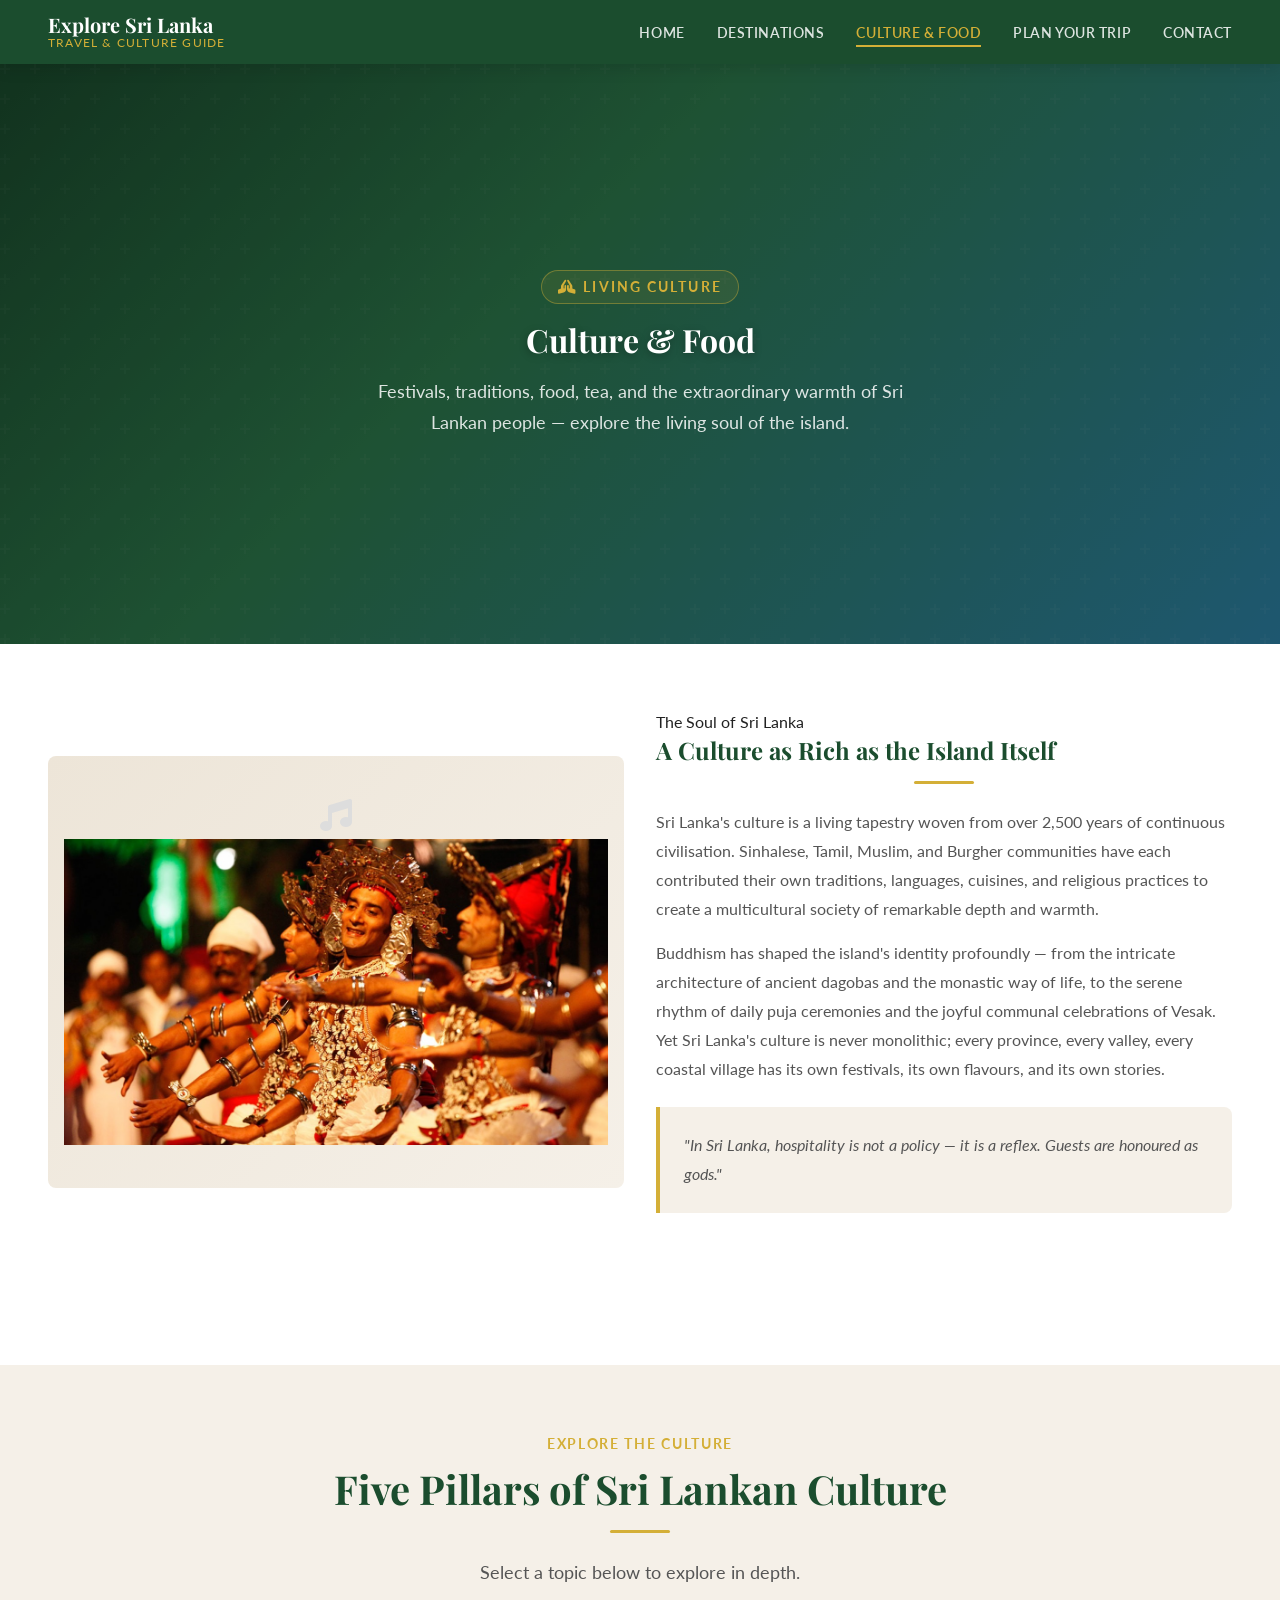
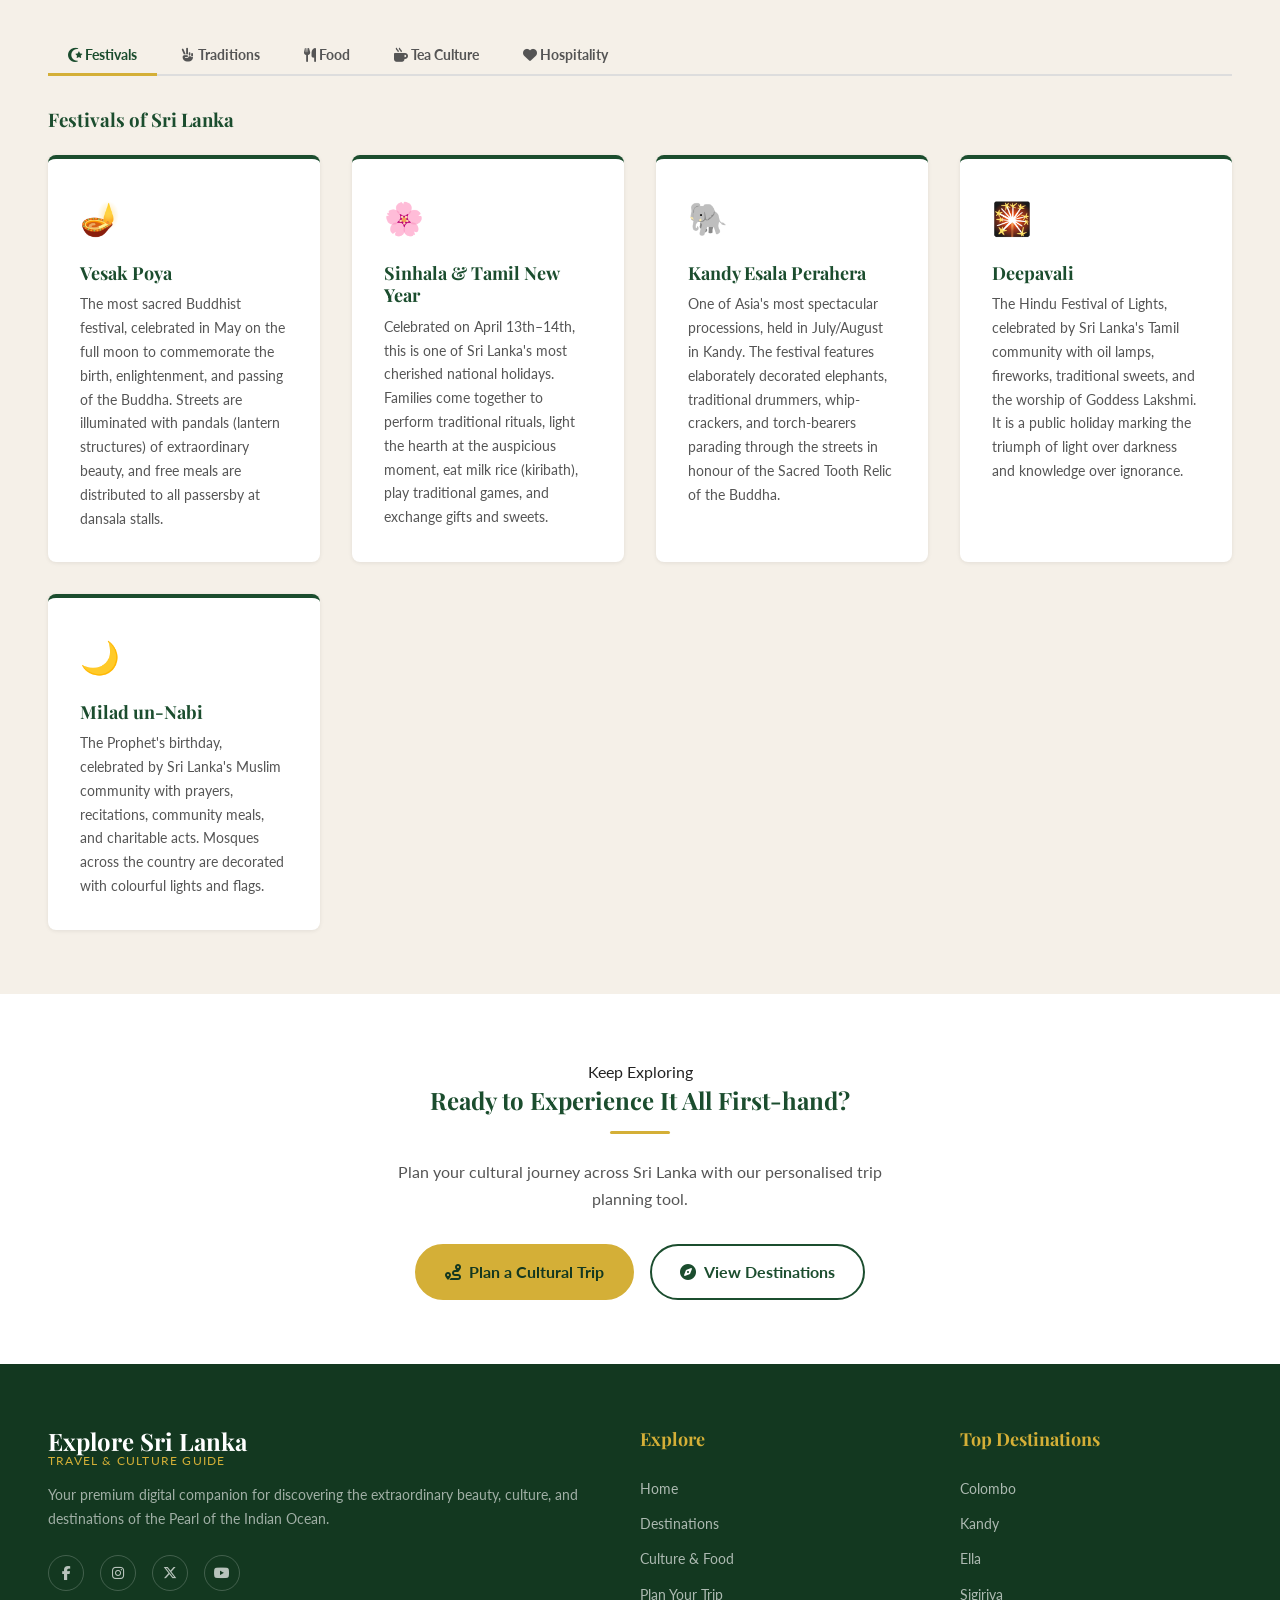
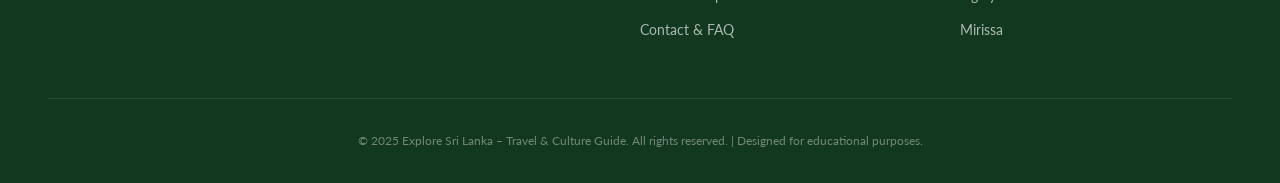
<file: culture-food.html>
<!DOCTYPE html>
<!--
  Explore Sri Lanka – Culture & Food Page
  File   : culture-food.html
  Author : Web Design Assignment
  Desc   : Tabs (desktop) and Accordion (mobile) covering Festivals,
           Traditions, Food, Tea Culture, and Hospitality.
           Tab/accordion toggling is jQuery-powered (jquery-effects.js).
-->
<html lang="en">
<head>
  <meta charset="UTF-8">
  <meta name="viewport" content="width=device-width, initial-scale=1.0">
  <meta name="description" content="Discover Sri Lankan culture, festivals, traditions, food, tea heritage, and the legendary warmth of Sri Lankan hospitality.">
  <title>Culture &amp; Food | Explore Sri Lanka – Travel &amp; Culture Guide</title>

  <link rel="preconnect" href="https://fonts.googleapis.com">
  <link rel="preconnect" href="https://fonts.gstatic.com" crossorigin>
  <link href="https://fonts.googleapis.com/css2?family=Playfair+Display:wght@400;700;900&family=Lato:wght@300;400;700&display=swap" rel="stylesheet">
  <link rel="stylesheet" href="https://cdnjs.cloudflare.com/ajax/libs/font-awesome/6.5.0/css/all.min.css"
        integrity="sha512-Avb2QiuDEEvB4bZJYdft2mNjVShBftLdPG8FJ0V7irTLQ8Uo0qcPxh4Plh7eecS6FHlvA2LZQC8zHAREuCkg=="
        crossorigin="anonymous" referrerpolicy="no-referrer">
  <link rel="stylesheet" href="css/style.css">

  <style>
    /* Extra page-specific styles */
    .content-with-image {
      display: grid;
      gap: var(--space-xl);
      grid-template-columns: 1fr;
      align-items: start;
    }
    @media (min-width: 768px) {
      .content-with-image { grid-template-columns: 1fr 1fr; }
      .content-with-image.reverse > *:first-child { order: 2; }
      .content-with-image.reverse > *:last-child  { order: 1; }
    }
    .highlight-box {
      background: var(--clr-beige);
      border-left: 4px solid var(--clr-gold);
      border-radius: 0 var(--radius-md) var(--radius-md) 0;
      padding: var(--space-lg);
      margin: var(--space-lg) 0;
    }
    .highlight-box p { margin: 0; font-style: italic; color: var(--clr-text-light); }
    .tea-steps {
      display: grid;
      gap: var(--space-lg);
      grid-template-columns: 1fr;
      counter-reset: tea-step;
    }
    @media (min-width: 768px) { .tea-steps { grid-template-columns: repeat(3, 1fr); } }
    .tea-step {
      text-align: center;
      padding: var(--space-xl) var(--space-md);
      background: var(--clr-white);
      border-radius: var(--radius-md);
      box-shadow: var(--shadow-sm);
      position: relative;
    }
    .tea-step::before {
      counter-increment: tea-step;
      content: counter(tea-step);
      display: inline-flex;
      align-items: center;
      justify-content: center;
      width: 36px; height: 36px;
      border-radius: 50%;
      background: var(--clr-green);
      color: white;
      font-weight: 700;
      font-size: var(--fs-sm);
      margin-bottom: var(--space-md);
    }
    .tea-step h5 { color: var(--clr-green); margin-bottom: var(--space-sm); }
    .tea-step p  { font-size: var(--fs-sm); color: var(--clr-text-light); margin: 0; }
    .hospitable-grid {
      display: grid;
      gap: var(--space-lg);
      grid-template-columns: 1fr;
    }
    @media (min-width: 640px) { .hospitable-grid { grid-template-columns: repeat(2, 1fr); } }
    .hospitable-item {
      display: flex;
      gap: var(--space-md);
      align-items: flex-start;
      padding: var(--space-lg);
      background: var(--clr-white);
      border-radius: var(--radius-md);
      box-shadow: var(--shadow-sm);
    }
    .hospitable-item i {
      font-size: var(--fs-xl);
      color: var(--clr-gold);
      flex-shrink: 0;
      margin-top: 3px;
    }
    .hospitable-item h5 { color: var(--clr-green); margin-bottom: var(--space-xs); }
    .hospitable-item p  { font-size: var(--fs-sm); color: var(--clr-text-light); margin: 0; }
  </style>
</head>
<body>

  <!-- HEADER / NAV -->
  <header class="site-header" role="banner">
    <div class="container">
      <nav class="nav-wrapper" role="navigation" aria-label="Main navigation">
        <a href="index.html" class="nav-logo" aria-label="Explore Sri Lanka – Home">
          Explore Sri Lanka<span>Travel &amp; Culture Guide</span>
        </a>
        <ul class="nav-links" role="list">
          <li><a href="index.html">Home</a></li>
          <li><a href="destinations.html">Destinations</a></li>
          <li><a href="culture-food.html" class="active">Culture &amp; Food</a></li>
          <li><a href="travel-planner.html">Plan Your Trip</a></li>
          <li><a href="contact.html">Contact</a></li>
        </ul>
        <button class="hamburger" id="hamburger" aria-label="Toggle mobile menu"
                aria-expanded="false" aria-controls="mobile-nav">
          <span></span><span></span><span></span>
        </button>
      </nav>
    </div>
    <nav class="mobile-nav" id="mobile-nav" aria-label="Mobile navigation" aria-hidden="true">
      <a href="index.html">Home</a>
      <a href="destinations.html">Destinations</a>
      <a href="culture-food.html" class="active">Culture &amp; Food</a>
      <a href="travel-planner.html">Plan Your Trip</a>
      <a href="contact.html">Contact</a>
    </nav>
  </header>

  <!-- PAGE HERO -->
  <section class="hero hero--page" aria-label="Culture and Food hero">
    <div class="hero-bg" aria-hidden="true"></div>
    <div class="hero-overlay" aria-hidden="true"></div>
    <div class="hero-content container">
      <span class="hero-eyebrow">
        <i class="fas fa-hands-praying" aria-hidden="true"></i> Living Culture
      </span>
      <h1 class="hero-title">Culture &amp; Food</h1>
      <p class="hero-subtitle">Festivals, traditions, food, tea, and the extraordinary warmth of Sri Lankan people — explore the living soul of the island.</p>
    </div>
  </section>

  <main id="main-content">

    <!-- ═══════════════════════════════════════════════════════
         INTRO STRIP
         ═══════════════════════════════════════════════════════ -->
    <section class="section-pad" aria-labelledby="culture-intro-heading">
      <div class="container">
        <div class="culture-intro reveal">
          <div>
            <div class="img-placeholder" style="aspect-ratio:4/3;" role="img"
                 aria-label="Placeholder: Traditional Sri Lankan Kandyan dancer in ornate costume">
              <i class="fas fa-music" aria-hidden="true"></i>
              <img src="images/Dancer.jpeg" alt="">
            </div>
          </div>
          <div class="culture-content">
            <span class="eyebrow">The Soul of Sri Lanka</span>
            <h2 id="culture-intro-heading">A Culture as Rich as the Island Itself</h2>
            <div class="section-divider" aria-hidden="true"></div>
            <p>Sri Lanka's culture is a living tapestry woven from over 2,500 years of continuous civilisation. Sinhalese, Tamil, Muslim, and Burgher communities have each contributed their own traditions, languages, cuisines, and religious practices to create a multicultural society of remarkable depth and warmth.</p>
            <p>Buddhism has shaped the island's identity profoundly — from the intricate architecture of ancient dagobas and the monastic way of life, to the serene rhythm of daily puja ceremonies and the joyful communal celebrations of Vesak. Yet Sri Lanka's culture is never monolithic; every province, every valley, every coastal village has its own festivals, its own flavours, and its own stories.</p>
            <div class="highlight-box">
              <p>"In Sri Lanka, hospitality is not a policy — it is a reflex. Guests are honoured as gods."</p>
            </div>
          </div>
        </div>
      </div>
    </section>

    <!-- ═══════════════════════════════════════════════════════
         TABS (DESKTOP) + ACCORDION (MOBILE) – jQuery powered
         ═══════════════════════════════════════════════════════ -->
    <section class="section-pad bg-beige" aria-labelledby="culture-tabs-heading">
      <div class="container">
        <div class="section-header reveal">
          <span class="eyebrow">Explore the Culture</span>
          <h2 id="culture-tabs-heading">Five Pillars of Sri Lankan Culture</h2>
          <div class="section-divider" aria-hidden="true"></div>
          <p>Select a topic below to explore in depth.</p>
        </div>

        <!-- ── DESKTOP: TAB NAVIGATION ── -->
        <div class="reveal" role="tablist" aria-label="Culture topics">
          <div class="tabs-nav">
            <button class="tab-btn active" data-tab="tab-festivals"
                    role="tab" aria-selected="true" aria-controls="tab-festivals" id="btn-festivals">
              <i class="fas fa-star-and-crescent" aria-hidden="true"></i> Festivals
            </button>
            <button class="tab-btn" data-tab="tab-traditions"
                    role="tab" aria-selected="false" aria-controls="tab-traditions" id="btn-traditions">
              <i class="fas fa-hand-peace" aria-hidden="true"></i> Traditions
            </button>
            <button class="tab-btn" data-tab="tab-food"
                    role="tab" aria-selected="false" aria-controls="tab-food" id="btn-food">
              <i class="fas fa-utensils" aria-hidden="true"></i> Food
            </button>
            <button class="tab-btn" data-tab="tab-tea"
                    role="tab" aria-selected="false" aria-controls="tab-tea" id="btn-tea">
              <i class="fas fa-mug-hot" aria-hidden="true"></i> Tea Culture
            </button>
            <button class="tab-btn" data-tab="tab-hospitality"
                    role="tab" aria-selected="false" aria-controls="tab-hospitality" id="btn-hospitality">
              <i class="fas fa-heart" aria-hidden="true"></i> Hospitality
            </button>
          </div>

          <!-- ── TAB: FESTIVALS ── -->
          <div class="tab-panel" id="tab-festivals" role="tabpanel" aria-labelledby="btn-festivals">
            <h3 style="margin-bottom:var(--space-lg);">Festivals of Sri Lanka</h3>
            <div class="festival-card-grid" style="display:grid; gap:var(--space-xl); grid-template-columns: repeat(auto-fit, minmax(240px, 1fr));">

              <div class="festival-card">
                <div class="festival-icon">🪔</div>
                <h4>Vesak Poya</h4>
                <p>The most sacred Buddhist festival, celebrated in May on the full moon to commemorate the birth, enlightenment, and passing of the Buddha. Streets are illuminated with pandals (lantern structures) of extraordinary beauty, and free meals are distributed to all passersby at dansala stalls.</p>
              </div>

              <div class="festival-card">
                <div class="festival-icon">🌸</div>
                <h4>Sinhala &amp; Tamil New Year</h4>
                <p>Celebrated on April 13th–14th, this is one of Sri Lanka's most cherished national holidays. Families come together to perform traditional rituals, light the hearth at the auspicious moment, eat milk rice (kiribath), play traditional games, and exchange gifts and sweets.</p>
              </div>

              <div class="festival-card">
                <div class="festival-icon">🐘</div>
                <h4>Kandy Esala Perahera</h4>
                <p>One of Asia's most spectacular processions, held in July/August in Kandy. The festival features elaborately decorated elephants, traditional drummers, whip-crackers, and torch-bearers parading through the streets in honour of the Sacred Tooth Relic of the Buddha.</p>
              </div>

              <div class="festival-card">
                <div class="festival-icon">🎇</div>
                <h4>Deepavali</h4>
                <p>The Hindu Festival of Lights, celebrated by Sri Lanka's Tamil community with oil lamps, fireworks, traditional sweets, and the worship of Goddess Lakshmi. It is a public holiday marking the triumph of light over darkness and knowledge over ignorance.</p>
              </div>

              <div class="festival-card">
                <div class="festival-icon">🌙</div>
                <h4>Milad un-Nabi</h4>
                <p>The Prophet's birthday, celebrated by Sri Lanka's Muslim community with prayers, recitations, community meals, and charitable acts. Mosques across the country are decorated with colourful lights and flags.</p>
              </div>

            </div>
          </div>

          <!-- ── TAB: TRADITIONS ── -->
          <div class="tab-panel" id="tab-traditions" role="tabpanel" aria-labelledby="btn-traditions">
            <div class="content-with-image">
              <div>
                <h3 style="margin-bottom:var(--space-md);">Living Traditions</h3>
                <p>Sri Lankan traditions are deeply rooted in Buddhist and Hindu philosophical values that emphasise respect, community, and harmony with the natural world. These traditions shape daily life in ways both visible and subtle.</p>

                <h4 style="color:var(--clr-green); margin:var(--space-lg) 0 var(--space-sm);">Greetings &amp; Respect</h4>
                <p>The traditional Sri Lankan greeting is <em>Ayubowan</em> — placing both hands together at the chest and bowing slightly. The word translates as "may you live long" and is a gesture of deep respect and warm welcome. Elders and monks are always greeted first and treated with special reverence.</p>

                <h4 style="color:var(--clr-green); margin:var(--space-lg) 0 var(--space-sm);">Dress &amp; Attire</h4>
                <p>Traditional Sri Lankan dress for women includes the <em>saree</em> and the <em>osariya</em> (Kandyan saree), a regal nine-yard draping style worn at formal occasions. Men traditionally wear the <em>sarong</em> (a wraparound cloth), though Western dress is common in cities. When visiting temples, modest clothing covering the shoulders and knees is required.</p>

                <h4 style="color:var(--clr-green); margin:var(--space-lg) 0 var(--space-sm);">Family &amp; Community Values</h4>
                <p>Family is the centre of Sri Lankan life. Extended families often live together or nearby, and communal celebrations of weddings, births, and religious milestones are elaborate, generous, and inclusive. Neighbours, neighbours' neighbours, and even strangers are welcomed at festive gatherings.</p>

                <h4 style="color:var(--clr-green); margin:var(--space-lg) 0 var(--space-sm);">Religious Practices</h4>
                <p>Daily puja (worship) at home shrines and temple visits are integral to life for most Sri Lankans. The full-moon (poya) day is a public holiday each month, during which many Sri Lankans observe sil (a day of spiritual reflection, fasting, and merit-making).</p>
              </div>
              <div>
                <div class="img-placeholder" style="aspect-ratio:3/4;" role="img"
                     aria-label="Placeholder: Traditional Sri Lankan wedding ceremony with Kandyan attire">
                  <i class="fas fa-ring" aria-hidden="true"></i>
                  <img src="images/Sri-lanka-wedding.jpg" alt="">
                </div>
              </div>
            </div>
          </div>

          <!-- ── TAB: FOOD ── -->
          <div class="tab-panel" id="tab-food" role="tabpanel" aria-labelledby="btn-food">
            <h3 style="margin-bottom:var(--space-md);">The Sri Lankan Table</h3>
            <p style="color:var(--clr-text-light); margin-bottom:var(--space-xl);">Sri Lankan cuisine is one of the most vibrant and complex in Asia — bold spices, fresh coconut, tangy tamarind, and pandan-laced curries create an unforgettable flavour experience.</p>

            <div class="food-grid">
              <div class="food-item">
                <h4><i class="fas fa-utensils" aria-hidden="true"></i> Rice &amp; Curry</h4>
                <p>The cornerstone of Sri Lankan dining. A typical meal consists of steamed red or white rice accompanied by multiple curries — fish, chicken, lentils (dhal), a coconut sambol, a leafy mallum, and a fiery pol sambol. Traditionally eaten with the right hand.</p>
              </div>
              <div class="food-item">
                <h4><i class="fas fa-fire" aria-hidden="true"></i> Hoppers (Appa)</h4>
                <p>Bowl-shaped pancakes made from fermented rice flour and coconut milk. The classic egg hopper features a perfectly cooked egg in the centre. String hoppers (indiappa) are delicate rice flour noodle nests, typically eaten at breakfast with a fragrant curry.</p>
              </div>
              <div class="food-item">
                <h4><i class="fas fa-mortar-pestle" aria-hidden="true"></i> Kottu Roti</h4>
                <p>Sri Lanka's beloved street food – shredded flat bread (roti) stir-fried on a hot iron griddle with vegetables, egg, and a choice of chicken, beef, or seafood. The rhythmic clanging of the steel blades on the griddle is the unmistakable soundtrack of Sri Lankan evenings.</p>
              </div>
              <div class="food-item">
                <h4><i class="fas fa-pepper-hot" aria-hidden="true"></i> Pol Sambol</h4>
                <p>A fiery coconut relish made from freshly grated coconut, red chilli, shallots, Maldive fish, lime juice, and salt. It is the essential accompaniment to every Sri Lankan breakfast and adds a welcome punch of heat and flavour to any meal.</p>
              </div>
              <div class="food-item">
                <h4><i class="fas fa-cookie" aria-hidden="true"></i> Milk Rice (Kiribath)</h4>
                <p>Prepared by cooking rice in rich coconut milk until creamy, then pressed flat and cut into diamond shapes. Kiribath is eaten at auspicious occasions — on the first day of every month, at New Year, weddings, and any celebration worth marking with a sacred tradition.</p>
              </div>
              <div class="food-item">
                <h4><i class="fas fa-fish" aria-hidden="true"></i> Seafood</h4>
                <p>With over 1,600 kilometres of coastline, Sri Lanka offers exceptional fresh seafood — grilled cuttlefish, prawn curry, crab in black pepper sauce, and freshly caught tuna prepared with a complexity of spices that transforms each dish into an experience.</p>
              </div>
            </div>
          </div>

          <!-- ── TAB: TEA CULTURE ── -->
          <div class="tab-panel" id="tab-tea" role="tabpanel" aria-labelledby="btn-tea">
            <div class="content-with-image reverse">
              <div>
                <h3 style="margin-bottom:var(--space-md);">The Art of Ceylon Tea</h3>
                <p>Ceylon tea is arguably Sri Lanka's most famous gift to the world. Introduced by British planter James Taylor in the 1860s as a replacement for the failing coffee industry, tea quickly transformed the island's economy and landscape. Today, Sri Lanka is the world's fourth-largest tea producer, and its highland estates produce some of the finest single-origin teas on earth.</p>

                <div class="highlight-box">
                  <p>"Tea is not just a drink in Sri Lanka. It is a ritual, a greeting, and a conversation all in one."</p>
                </div>

                <p>The three main growing regions each produce teas with distinct characters: <strong>Nuwara Eliya</strong> teas are light, floral, and delicate; <strong>Kandy</strong> teas are medium-bodied and versatile; while <strong>Uva</strong> teas are bold, brisk, and full of character.</p>

                <h4 style="color:var(--clr-green); margin:var(--space-lg) 0 var(--space-md);">From Leaf to Cup — The Journey</h4>
                <div class="tea-steps">
                  <div class="tea-step">
                    <h5>Plucking</h5>
                    <p>Skilled tea pluckers select only the top two leaves and a bud — the finest, most tender growth — by hand, filling baskets weighing up to 25kg per day.</p>
                  </div>
                  <div class="tea-step">
                    <h5>Withering &amp; Rolling</h5>
                    <p>Leaves are spread on wire racks to reduce moisture, then rolled to break cell walls, releasing the essential oils and enzymes that create the tea's flavour.</p>
                  </div>
                  <div class="tea-step">
                    <h5>Firing &amp; Grading</h5>
                    <p>Rolled leaves are fired in ovens to halt oxidation and lock in flavour. The dried tea is then sorted, graded by leaf size, and prepared for packaging and export.</p>
                  </div>
                </div>
              </div>
              <div>
                <div class="img-placeholder" style="aspect-ratio:3/4;" role="img"
                     aria-label="Placeholder: Tea plucker harvesting leaves on a highland estate in Nuwara Eliya">
                  <i class="fas fa-mug-hot" aria-hidden="true"></i>
                  <img src="images/Tea-plucker.jpg" alt="">
                </div>
              </div>
            </div>
          </div>

          <!-- ── TAB: HOSPITALITY ── -->
          <div class="tab-panel" id="tab-hospitality" role="tabpanel" aria-labelledby="btn-hospitality">
            <h3 style="margin-bottom:var(--space-md);">The Spirit of Ayubowan</h3>
            <p style="color:var(--clr-text-light); margin-bottom:var(--space-xl);">Sri Lankans are consistently ranked among the warmest, most hospitable people in Asia. The concept of <em>atithi devo bhava</em> — the guest is god — runs deep in the culture, creating experiences that travellers remember long after they leave the island.</p>

            <div class="hospitable-grid">
              <div class="hospitable-item">
                <i class="fas fa-home" aria-hidden="true"></i>
                <div>
                  <h5>Village Stays</h5>
                  <p>Authentic homestays and village tourism programmes allow guests to live with local families, share home-cooked meals, and participate in daily life — from cooking classes to farming, fishing, and craft-making.</p>
                </div>
              </div>
              <div class="hospitable-item">
                <i class="fas fa-hands-holding" aria-hidden="true"></i>
                <div>
                  <h5>Generous Sharing</h5>
                  <p>It is considered rude to eat alone in front of others without offering to share. Food is given freely and generously, and guests are always served first with the best portions available.</p>
                </div>
              </div>
              <div class="hospitable-item">
                <i class="fas fa-mug-hot" aria-hidden="true"></i>
                <div>
                  <h5>Tea as a Welcome</h5>
                  <p>No guest visits a Sri Lankan home without being offered a cup of tea within minutes of arrival. This small ritual is the most sincere expression of welcome in the culture — and the tea is always freshly brewed.</p>
                </div>
              </div>
              <div class="hospitable-item">
                <i class="fas fa-map-signs" aria-hidden="true"></i>
                <div>
                  <h5>Going Out of Their Way</h5>
                  <p>Sri Lankans will readily walk or drive visitors to a destination rather than simply giving directions. This instinctive helpfulness — without expectation of reward — consistently surprises and delights travellers.</p>
                </div>
              </div>
            </div>
          </div>
        </div><!-- /tabs -->

        <!-- ── MOBILE: ACCORDION (same content, condensed) ── -->
        <!-- Note: Tabs are hidden and accordion shown on small screens via CSS display logic
             managed by the jQuery initTabs / initAccordion functions. On mobile, users see
             accordion-style interaction instead of horizontal tab buttons. -->

      </div>
    </section>

    <!-- CTA -->
    <section class="section-pad text-center" aria-label="Explore more call to action">
      <div class="container reveal" style="max-width:640px;">
        <span class="eyebrow">Keep Exploring</span>
        <h2>Ready to Experience It All First-hand?</h2>
        <div class="section-divider" aria-hidden="true"></div>
        <p style="color:var(--clr-text-light); margin-bottom:var(--space-xl);">Plan your cultural journey across Sri Lanka with our personalised trip planning tool.</p>
        <div style="display:flex; gap:var(--space-md); justify-content:center; flex-wrap:wrap;">
          <a href="travel-planner.html" class="btn btn-primary">
            <i class="fas fa-route" aria-hidden="true"></i> Plan a Cultural Trip
          </a>
          <a href="destinations.html" class="btn btn-outline">
            <i class="fas fa-compass" aria-hidden="true"></i> View Destinations
          </a>
        </div>
      </div>
    </section>

  </main>

  <!-- FOOTER -->
  <footer class="site-footer" role="contentinfo">
    <div class="container">
      <div class="footer-grid">
        <div class="footer-brand">
          <a href="index.html" class="nav-logo">Explore Sri Lanka<span>Travel &amp; Culture Guide</span></a>
          <p>Your premium digital companion for discovering the extraordinary beauty, culture, and destinations of the Pearl of the Indian Ocean.</p>
          <div class="social-links" aria-label="Social media links">
            <a href="#" aria-label="Facebook"><i class="fab fa-facebook-f" aria-hidden="true"></i></a>
            <a href="#" aria-label="Instagram"><i class="fab fa-instagram" aria-hidden="true"></i></a>
            <a href="#" aria-label="Twitter / X"><i class="fab fa-x-twitter" aria-hidden="true"></i></a>
            <a href="#" aria-label="YouTube"><i class="fab fa-youtube" aria-hidden="true"></i></a>
          </div>
        </div>
        <div class="footer-col">
          <h4>Explore</h4>
          <ul>
            <li><a href="index.html">Home</a></li>
            <li><a href="destinations.html">Destinations</a></li>
            <li><a href="culture-food.html">Culture &amp; Food</a></li>
            <li><a href="travel-planner.html">Plan Your Trip</a></li>
            <li><a href="contact.html">Contact &amp; FAQ</a></li>
          </ul>
        </div>
        <div class="footer-col">
          <h4>Top Destinations</h4>
          <ul>
            <li><a href="destinations.html">Colombo</a></li>
            <li><a href="destinations.html">Kandy</a></li>
            <li><a href="destinations.html">Ella</a></li>
            <li><a href="destinations.html">Sigiriya</a></li>
            <li><a href="destinations.html">Mirissa</a></li>
          </ul>
        </div>
      </div>
      <div class="footer-bottom">
        <p>&copy; 2025 Explore Sri Lanka – Travel &amp; Culture Guide. All rights reserved. | Designed for educational purposes.</p>
      </div>
    </div>
  </footer>

  <button id="back-to-top" aria-label="Back to top">
    <i class="fas fa-chevron-up" aria-hidden="true"></i>
  </button>

  <script src="https://code.jquery.com/jquery-3.7.1.min.js"
          integrity="sha256-/JqT3SQfawRcv/BIHPThkBvs0OEvtFFmqPF/lYI/Cxo="
          crossorigin="anonymous"></script>
  <script src="js/script.js"></script>
  <script src="js/jquery-effects.js"></script>
</body>
</html>
</file>
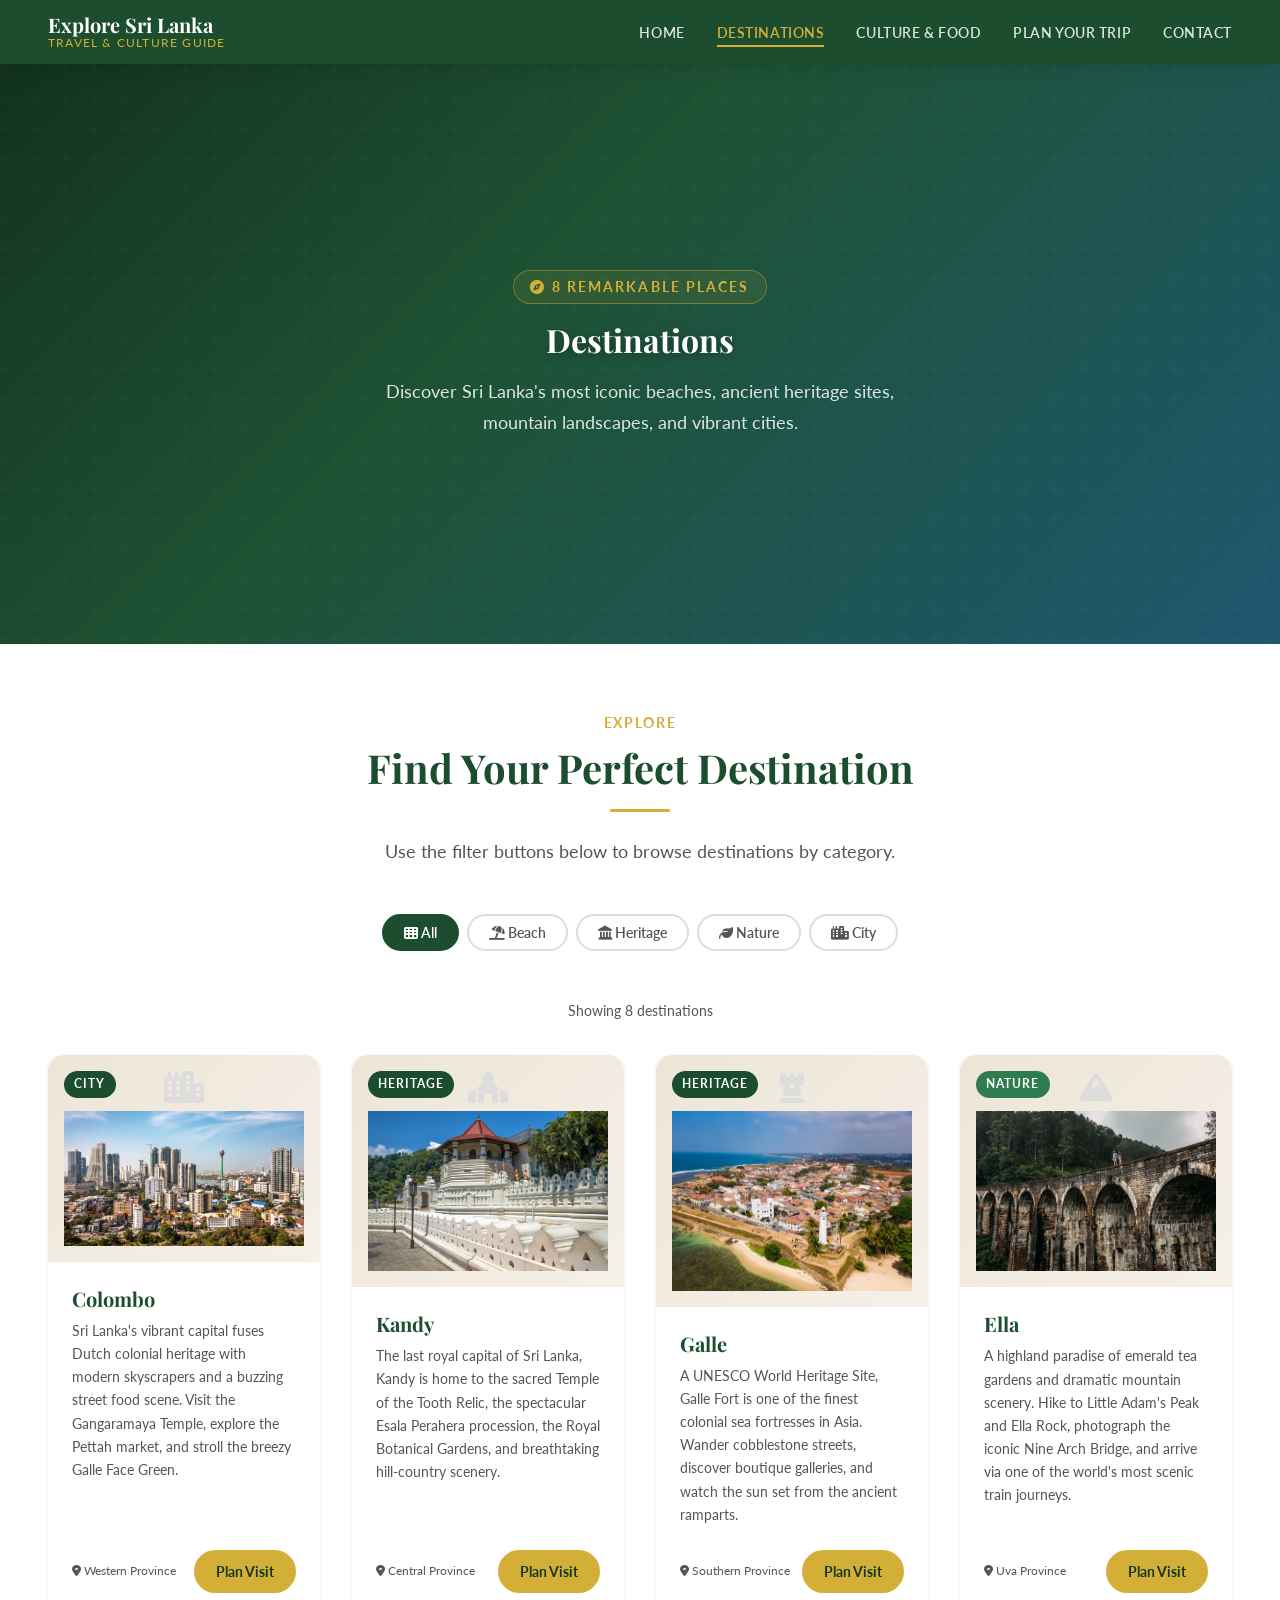
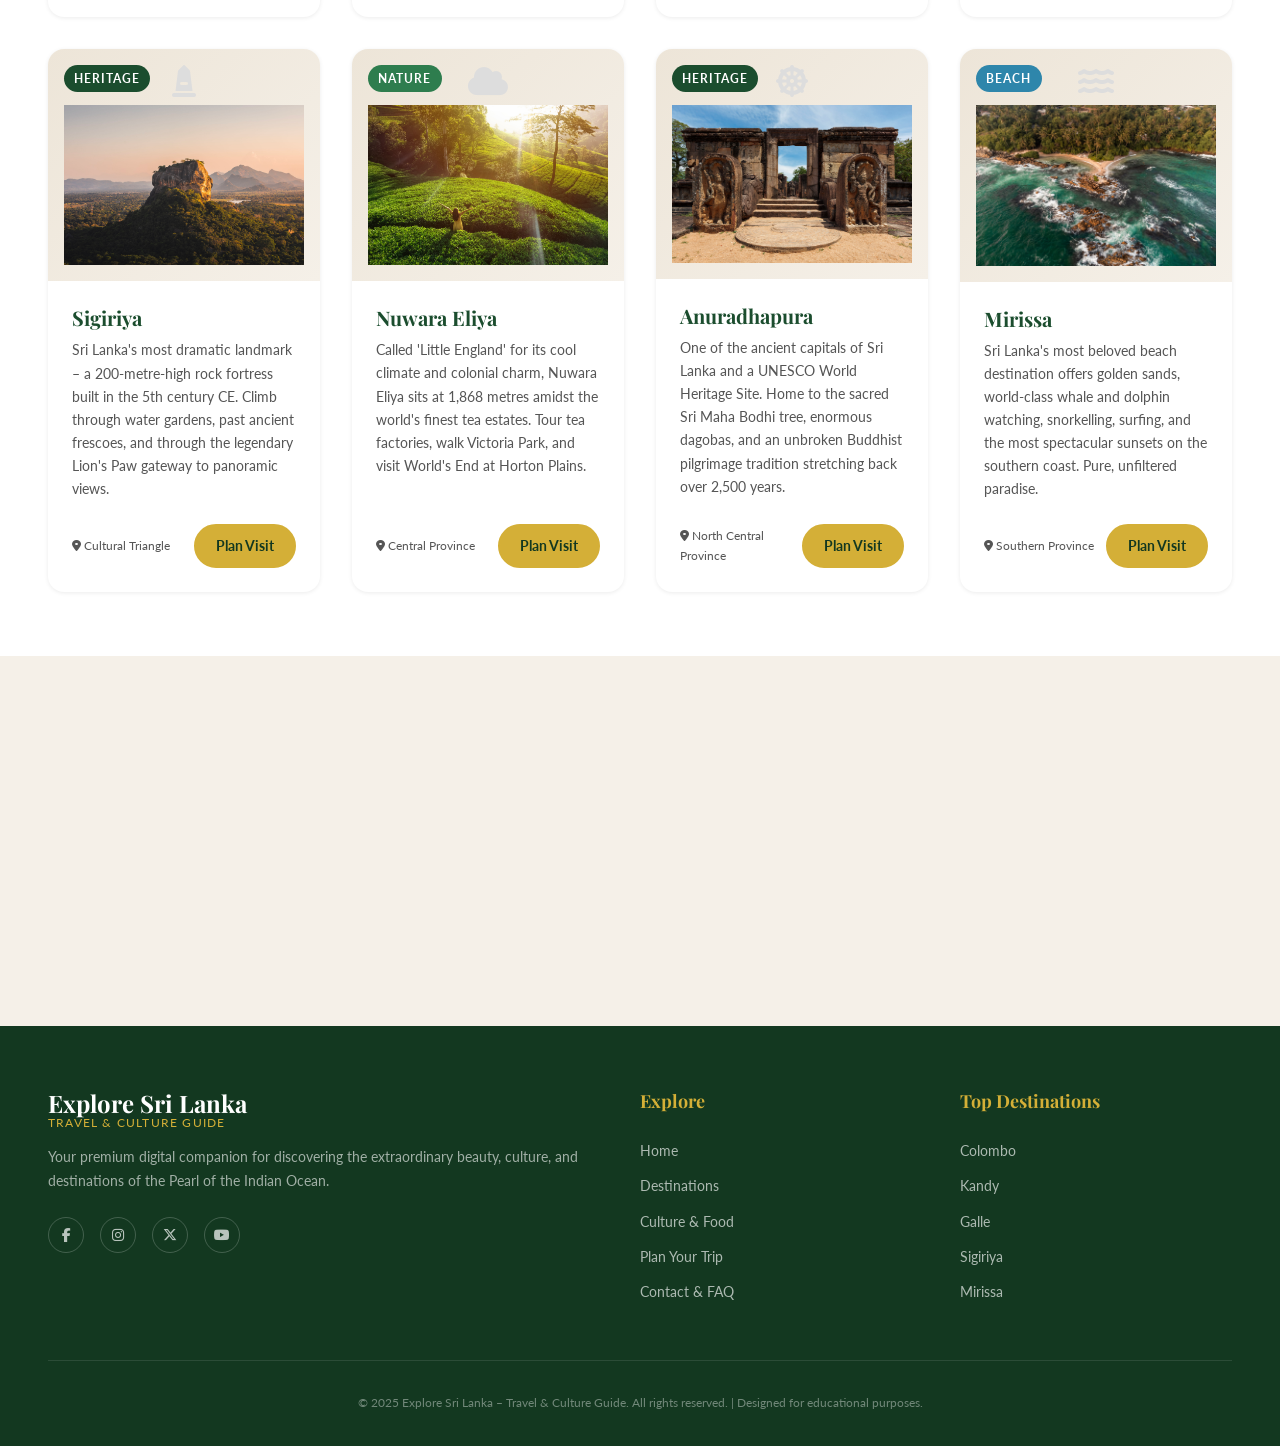
<file: destinations.html>
<!DOCTYPE html>
<!--
  Explore Sri Lanka – Destinations Page
  File   : destinations.html
  Author : Web Design Assignment
  Desc   : Filterable card grid for all 8 Sri Lankan destinations.
           Filter buttons use jQuery (jquery-effects.js) for animation;
           the show/hide logic also has a vanilla JS fallback in script.js.
-->
<html lang="en">
<head>
  <meta charset="UTF-8">
  <meta name="viewport" content="width=device-width, initial-scale=1.0">
  <meta name="description" content="Explore all major Sri Lankan destinations – beaches, heritage sites, nature escapes, and city experiences in one comprehensive guide.">
  <title>Destinations | Explore Sri Lanka – Travel &amp; Culture Guide</title>

  <link rel="preconnect" href="https://fonts.googleapis.com">
  <link rel="preconnect" href="https://fonts.gstatic.com" crossorigin>
  <link href="https://fonts.googleapis.com/css2?family=Playfair+Display:wght@400;700;900&family=Lato:wght@300;400;700&display=swap" rel="stylesheet">
  <link rel="stylesheet" href="https://cdnjs.cloudflare.com/ajax/libs/font-awesome/6.5.0/css/all.min.css"
        integrity="sha512-Avb2QiuDEEvB4bZJYdft2mNjVShBftLdPG8FJ0V7irTLQ8Uo0qcPxh4Plh7eecS6FHlvA2LZQC8zHAREuCkg=="
        crossorigin="anonymous" referrerpolicy="no-referrer">
  <link rel="stylesheet" href="css/style.css">
</head>
<body>

  <!-- HEADER / NAV -->
  <header class="site-header" role="banner">
    <div class="container">
      <nav class="nav-wrapper" role="navigation" aria-label="Main navigation">
        <a href="index.html" class="nav-logo" aria-label="Explore Sri Lanka – Home">
          Explore Sri Lanka
          <span>Travel &amp; Culture Guide</span>
        </a>
        <ul class="nav-links" role="list">
          <li><a href="index.html">Home</a></li>
          <li><a href="destinations.html" class="active">Destinations</a></li>
          <li><a href="culture-food.html">Culture &amp; Food</a></li>
          <li><a href="travel-planner.html">Plan Your Trip</a></li>
          <li><a href="contact.html">Contact</a></li>
        </ul>
        <button class="hamburger" id="hamburger"
                aria-label="Toggle mobile menu" aria-expanded="false" aria-controls="mobile-nav">
          <span></span><span></span><span></span>
        </button>
      </nav>
    </div>
    <nav class="mobile-nav" id="mobile-nav" aria-label="Mobile navigation" aria-hidden="true">
      <a href="index.html">Home</a>
      <a href="destinations.html" class="active">Destinations</a>
      <a href="culture-food.html">Culture &amp; Food</a>
      <a href="travel-planner.html">Plan Your Trip</a>
      <a href="contact.html">Contact</a>
    </nav>
  </header>

  <!-- PAGE HERO -->
  <section class="hero hero--page" aria-label="Destinations hero">
    <div class="hero-bg" aria-hidden="true"></div>
    <div class="hero-overlay" aria-hidden="true"></div>
    <div class="hero-content container">
      <span class="hero-eyebrow">
        <i class="fas fa-compass" aria-hidden="true"></i> 8 Remarkable Places
      </span>
      <h1 class="hero-title">Destinations</h1>
      <p class="hero-subtitle">Discover Sri Lanka's most iconic beaches, ancient heritage sites, mountain landscapes, and vibrant cities.</p>
    </div>
  </section>

  <main id="main-content">
    <section class="section-pad" aria-labelledby="destinations-heading">
      <div class="container">

        <!-- Section Header -->
        <div class="section-header reveal">
          <span class="eyebrow">Explore</span>
          <h2 id="destinations-heading">Find Your Perfect Destination</h2>
          <div class="section-divider" aria-hidden="true"></div>
          <p>Use the filter buttons below to browse destinations by category.</p>
        </div>

        <!-- Filter Bar -->
        <div class="filter-bar reveal" role="group" aria-label="Filter destinations by category">
          <button class="filter-btn active" data-filter="all" aria-pressed="true">
            <i class="fas fa-th" aria-hidden="true"></i> All
          </button>
          <button class="filter-btn" data-filter="beach" aria-pressed="false">
            <i class="fas fa-umbrella-beach" aria-hidden="true"></i> Beach
          </button>
          <button class="filter-btn" data-filter="heritage" aria-pressed="false">
            <i class="fas fa-landmark" aria-hidden="true"></i> Heritage
          </button>
          <button class="filter-btn" data-filter="nature" aria-pressed="false">
            <i class="fas fa-leaf" aria-hidden="true"></i> Nature
          </button>
          <button class="filter-btn" data-filter="city" aria-pressed="false">
            <i class="fas fa-city" aria-hidden="true"></i> City
          </button>
        </div>

        <!-- Results count -->
        <p style="text-align:center; margin-bottom:var(--space-xl); color:var(--clr-text-light); font-size:var(--fs-sm);">
          Showing <span id="filter-count">8 destinations</span>
        </p>

        <!-- Destination Cards Grid -->
        <div class="card-grid" id="destinations-grid">

          <!-- 1. Colombo -->
          <article class="card dest-card reveal" data-category="city" aria-label="Colombo destination">
            <div class="card-img-wrap">
              <div class="img-placeholder" role="img"
                   aria-label="Placeholder: Colombo city skyline and bustling Pettah market area">
                <i class="fas fa-city" aria-hidden="true"></i>
                <img src="images/Sri-Lanka-Panoramic-Image.jpeg" alt="">
              </div>
              <span class="card-badge">City</span>
            </div>
            <div class="card-body">
              <h3 class="card-title">Colombo</h3>
              <p class="card-text">Sri Lanka's vibrant capital fuses Dutch colonial heritage with modern skyscrapers and a buzzing street food scene. Visit the Gangaramaya Temple, explore the Pettah market, and stroll the breezy Galle Face Green.</p>
              <div class="card-footer-row">
                <span style="font-size:var(--fs-xs); color:var(--clr-text-light);">
                  <i class="fas fa-map-marker-alt" aria-hidden="true"></i> Western Province
                </span>
                <a href="travel-planner.html" class="btn btn-primary btn-sm">Plan Visit</a>
              </div>
            </div>
          </article>

          <!-- 2. Kandy -->
          <article class="card dest-card reveal" data-category="heritage" aria-label="Kandy destination">
            <div class="card-img-wrap">
              <div class="img-placeholder" role="img"
                   aria-label="Placeholder: Temple of the Tooth Relic reflected in Kandy Lake at dusk">
                <i class="fas fa-place-of-worship" aria-hidden="true"></i>
                <img src="images/Temple-of-tooth.jpeg" alt="">
              </div>
              <span class="card-badge">Heritage</span>
            </div>
            <div class="card-body">
              <h3 class="card-title">Kandy</h3>
              <p class="card-text">The last royal capital of Sri Lanka, Kandy is home to the sacred Temple of the Tooth Relic, the spectacular Esala Perahera procession, the Royal Botanical Gardens, and breathtaking hill-country scenery.</p>
              <div class="card-footer-row">
                <span style="font-size:var(--fs-xs); color:var(--clr-text-light);">
                  <i class="fas fa-map-marker-alt" aria-hidden="true"></i> Central Province
                </span>
                <a href="travel-planner.html" class="btn btn-primary btn-sm">Plan Visit</a>
              </div>
            </div>
          </article>

          <!-- 3. Galle -->
          <article class="card dest-card reveal" data-category="heritage" aria-label="Galle destination">
            <div class="card-img-wrap">
              <div class="img-placeholder" role="img"
                   aria-label="Placeholder: Galle Fort lighthouse and colonial ramparts at sunset">
                <i class="fas fa-chess-rook" aria-hidden="true"></i>
                <img src="images/galle-dutch-fort-.jpeg" alt="">
              </div>
              <span class="card-badge">Heritage</span>
            </div>
            <div class="card-body">
              <h3 class="card-title">Galle</h3>
              <p class="card-text">A UNESCO World Heritage Site, Galle Fort is one of the finest colonial sea fortresses in Asia. Wander cobblestone streets, discover boutique galleries, and watch the sun set from the ancient ramparts.</p>
              <div class="card-footer-row">
                <span style="font-size:var(--fs-xs); color:var(--clr-text-light);">
                  <i class="fas fa-map-marker-alt" aria-hidden="true"></i> Southern Province
                </span>
                <a href="travel-planner.html" class="btn btn-primary btn-sm">Plan Visit</a>
              </div>
            </div>
          </article>

          <!-- 4. Ella -->
          <article class="card dest-card reveal" data-category="nature" aria-label="Ella destination">
            <div class="card-img-wrap">
              <div class="img-placeholder" role="img"
                   aria-label="Placeholder: Nine Arch Bridge in Ella surrounded by lush tea gardens">
                <i class="fas fa-mountain" aria-hidden="true"></i>
                <img src="images/Ella-Nine-Arch-Bridge.jpeg" alt="">
              </div>
              <span class="card-badge" style="background:var(--clr-green-light);">Nature</span>
            </div>
            <div class="card-body">
              <h3 class="card-title">Ella</h3>
              <p class="card-text">A highland paradise of emerald tea gardens and dramatic mountain scenery. Hike to Little Adam's Peak and Ella Rock, photograph the iconic Nine Arch Bridge, and arrive via one of the world's most scenic train journeys.</p>
              <div class="card-footer-row">
                <span style="font-size:var(--fs-xs); color:var(--clr-text-light);">
                  <i class="fas fa-map-marker-alt" aria-hidden="true"></i> Uva Province
                </span>
                <a href="travel-planner.html" class="btn btn-primary btn-sm">Plan Visit</a>
              </div>
            </div>
          </article>

          <!-- 5. Sigiriya -->
          <article class="card dest-card reveal" data-category="heritage" aria-label="Sigiriya destination">
            <div class="card-img-wrap">
              <div class="img-placeholder" role="img"
                   aria-label="Placeholder: Sigiriya Lion Rock fortress rising dramatically from jungle at golden hour">
                <i class="fas fa-monument" aria-hidden="true"></i>
                <img src="images/sigiriya-rock.jpeg" alt="Sigiriya Lion Rock fortress">
              </div>
              <span class="card-badge">Heritage</span>
            </div>
            <div class="card-body">
              <h3 class="card-title">Sigiriya</h3>
              <p class="card-text">Sri Lanka's most dramatic landmark – a 200-metre-high rock fortress built in the 5th century CE. Climb through water gardens, past ancient frescoes, and through the legendary Lion's Paw gateway to panoramic views.</p>
              <div class="card-footer-row">
                <span style="font-size:var(--fs-xs); color:var(--clr-text-light);">
                  <i class="fas fa-map-marker-alt" aria-hidden="true"></i> Cultural Triangle
                </span>
                <a href="travel-planner.html" class="btn btn-primary btn-sm">Plan Visit</a>
              </div>
            </div>
          </article>

          <!-- 6. Nuwara Eliya -->
          <article class="card dest-card reveal" data-category="nature" aria-label="Nuwara Eliya destination">
            <div class="card-img-wrap">
              <div class="img-placeholder" role="img"
                   aria-label="Placeholder: Rolling tea estates in Nuwara Eliya under a misty morning sky">
                <i class="fas fa-cloud" aria-hidden="true"></i>
                <img src="images/Nuwara-eliya-tea.jpeg" alt="">
              </div>
              <span class="card-badge" style="background:var(--clr-green-light);">Nature</span>
            </div>
            <div class="card-body">
              <h3 class="card-title">Nuwara Eliya</h3>
              <p class="card-text">Called 'Little England' for its cool climate and colonial charm, Nuwara Eliya sits at 1,868 metres amidst the world's finest tea estates. Tour tea factories, walk Victoria Park, and visit World's End at Horton Plains.</p>
              <div class="card-footer-row">
                <span style="font-size:var(--fs-xs); color:var(--clr-text-light);">
                  <i class="fas fa-map-marker-alt" aria-hidden="true"></i> Central Province
                </span>
                <a href="travel-planner.html" class="btn btn-primary btn-sm">Plan Visit</a>
              </div>
            </div>
          </article>

          <!-- 7. Anuradhapura -->
          <article class="card dest-card reveal" data-category="heritage" aria-label="Anuradhapura destination">
            <div class="card-img-wrap">
              <div class="img-placeholder" role="img"
                   aria-label="Placeholder: Great white Ruwanwelisaya Dagoba in Anuradhapura at sunrise">
                <i class="fas fa-dharmachakra" aria-hidden="true"></i>
                <img src="images/ruins-in-quadrangle.jpeg" alt="">
              </div>
              <span class="card-badge">Heritage</span>
            </div>
            <div class="card-body">
              <h3 class="card-title">Anuradhapura</h3>
              <p class="card-text">One of the ancient capitals of Sri Lanka and a UNESCO World Heritage Site. Home to the sacred Sri Maha Bodhi tree, enormous dagobas, and an unbroken Buddhist pilgrimage tradition stretching back over 2,500 years.</p>
              <div class="card-footer-row">
                <span style="font-size:var(--fs-xs); color:var(--clr-text-light);">
                  <i class="fas fa-map-marker-alt" aria-hidden="true"></i> North Central Province
                </span>
                <a href="travel-planner.html" class="btn btn-primary btn-sm">Plan Visit</a>
              </div>
            </div>
          </article>

          <!-- 8. Mirissa -->
          <article class="card dest-card reveal" data-category="beach" aria-label="Mirissa destination">
            <div class="card-img-wrap">
              <div class="img-placeholder" role="img"
                   aria-label="Placeholder: Golden Mirissa beach with coconut palms and turquoise waves at sunset">
                <i class="fas fa-water" aria-hidden="true"></i>
                <img src="images/Mirissa.jpeg" alt="">
              </div>
              <span class="card-badge" style="background:var(--clr-blue);">Beach</span>
            </div>
            <div class="card-body">
              <h3 class="card-title">Mirissa</h3>
              <p class="card-text">Sri Lanka's most beloved beach destination offers golden sands, world-class whale and dolphin watching, snorkelling, surfing, and the most spectacular sunsets on the southern coast. Pure, unfiltered paradise.</p>
              <div class="card-footer-row">
                <span style="font-size:var(--fs-xs); color:var(--clr-text-light);">
                  <i class="fas fa-map-marker-alt" aria-hidden="true"></i> Southern Province
                </span>
                <a href="travel-planner.html" class="btn btn-primary btn-sm">Plan Visit</a>
              </div>
            </div>
          </article>

        </div><!-- /card-grid -->

        <!-- No results message (hidden by default) -->
        <div id="no-results" style="display:none; text-align:center; padding:var(--space-3xl);">
          <i class="fas fa-search" style="font-size:3rem; color:var(--clr-border);" aria-hidden="true"></i>
          <p style="margin-top:var(--space-md); color:var(--clr-text-light);">No destinations found for this category.</p>
        </div>

      </div>
    </section>

    <!-- CTA -->
    <section class="section-pad bg-beige text-center" aria-label="Call to action">
      <div class="container reveal" style="max-width:640px;">
        <span class="eyebrow">Start Planning</span>
        <h2>Found Your Dream Destination?</h2>
        <div class="section-divider" aria-hidden="true"></div>
        <p style="color:var(--clr-text-light); margin-bottom:var(--space-xl);">Use our interactive trip planner to build a personalised itinerary for your chosen destinations.</p>
        <a href="travel-planner.html" class="btn btn-primary">
          <i class="fas fa-route" aria-hidden="true"></i> Build My Itinerary
        </a>
      </div>
    </section>

  </main>

  <!-- FOOTER -->
  <footer class="site-footer" role="contentinfo">
    <div class="container">
      <div class="footer-grid">
        <div class="footer-brand">
          <a href="index.html" class="nav-logo">Explore Sri Lanka<span>Travel &amp; Culture Guide</span></a>
          <p>Your premium digital companion for discovering the extraordinary beauty, culture, and destinations of the Pearl of the Indian Ocean.</p>
          <div class="social-links" aria-label="Social media links">
            <a href="#" aria-label="Facebook"><i class="fab fa-facebook-f" aria-hidden="true"></i></a>
            <a href="#" aria-label="Instagram"><i class="fab fa-instagram" aria-hidden="true"></i></a>
            <a href="#" aria-label="Twitter / X"><i class="fab fa-x-twitter" aria-hidden="true"></i></a>
            <a href="#" aria-label="YouTube"><i class="fab fa-youtube" aria-hidden="true"></i></a>
          </div>
        </div>
        <div class="footer-col">
          <h4>Explore</h4>
          <ul>
            <li><a href="index.html">Home</a></li>
            <li><a href="destinations.html">Destinations</a></li>
            <li><a href="culture-food.html">Culture &amp; Food</a></li>
            <li><a href="travel-planner.html">Plan Your Trip</a></li>
            <li><a href="contact.html">Contact &amp; FAQ</a></li>
          </ul>
        </div>
        <div class="footer-col">
          <h4>Top Destinations</h4>
          <ul>
            <li><a href="destinations.html">Colombo</a></li>
            <li><a href="destinations.html">Kandy</a></li>
            <li><a href="destinations.html">Galle</a></li>
            <li><a href="destinations.html">Sigiriya</a></li>
            <li><a href="destinations.html">Mirissa</a></li>
          </ul>
        </div>
      </div>
      <div class="footer-bottom">
        <p>&copy; 2025 Explore Sri Lanka – Travel &amp; Culture Guide. All rights reserved. | Designed for educational purposes.</p>
      </div>
    </div>
  </footer>

  <button id="back-to-top" aria-label="Back to top">
    <i class="fas fa-chevron-up" aria-hidden="true"></i>
  </button>

  <script src="https://code.jquery.com/jquery-3.7.1.min.js"
          integrity="sha256-/JqT3SQfawRcv/BIHPThkBvs0OEvtFFmqPF/lYI/Cxo="
          crossorigin="anonymous"></script>
  <script src="js/script.js"></script>
  <script src="js/jquery-effects.js"></script>
</body>
</html>
</file>
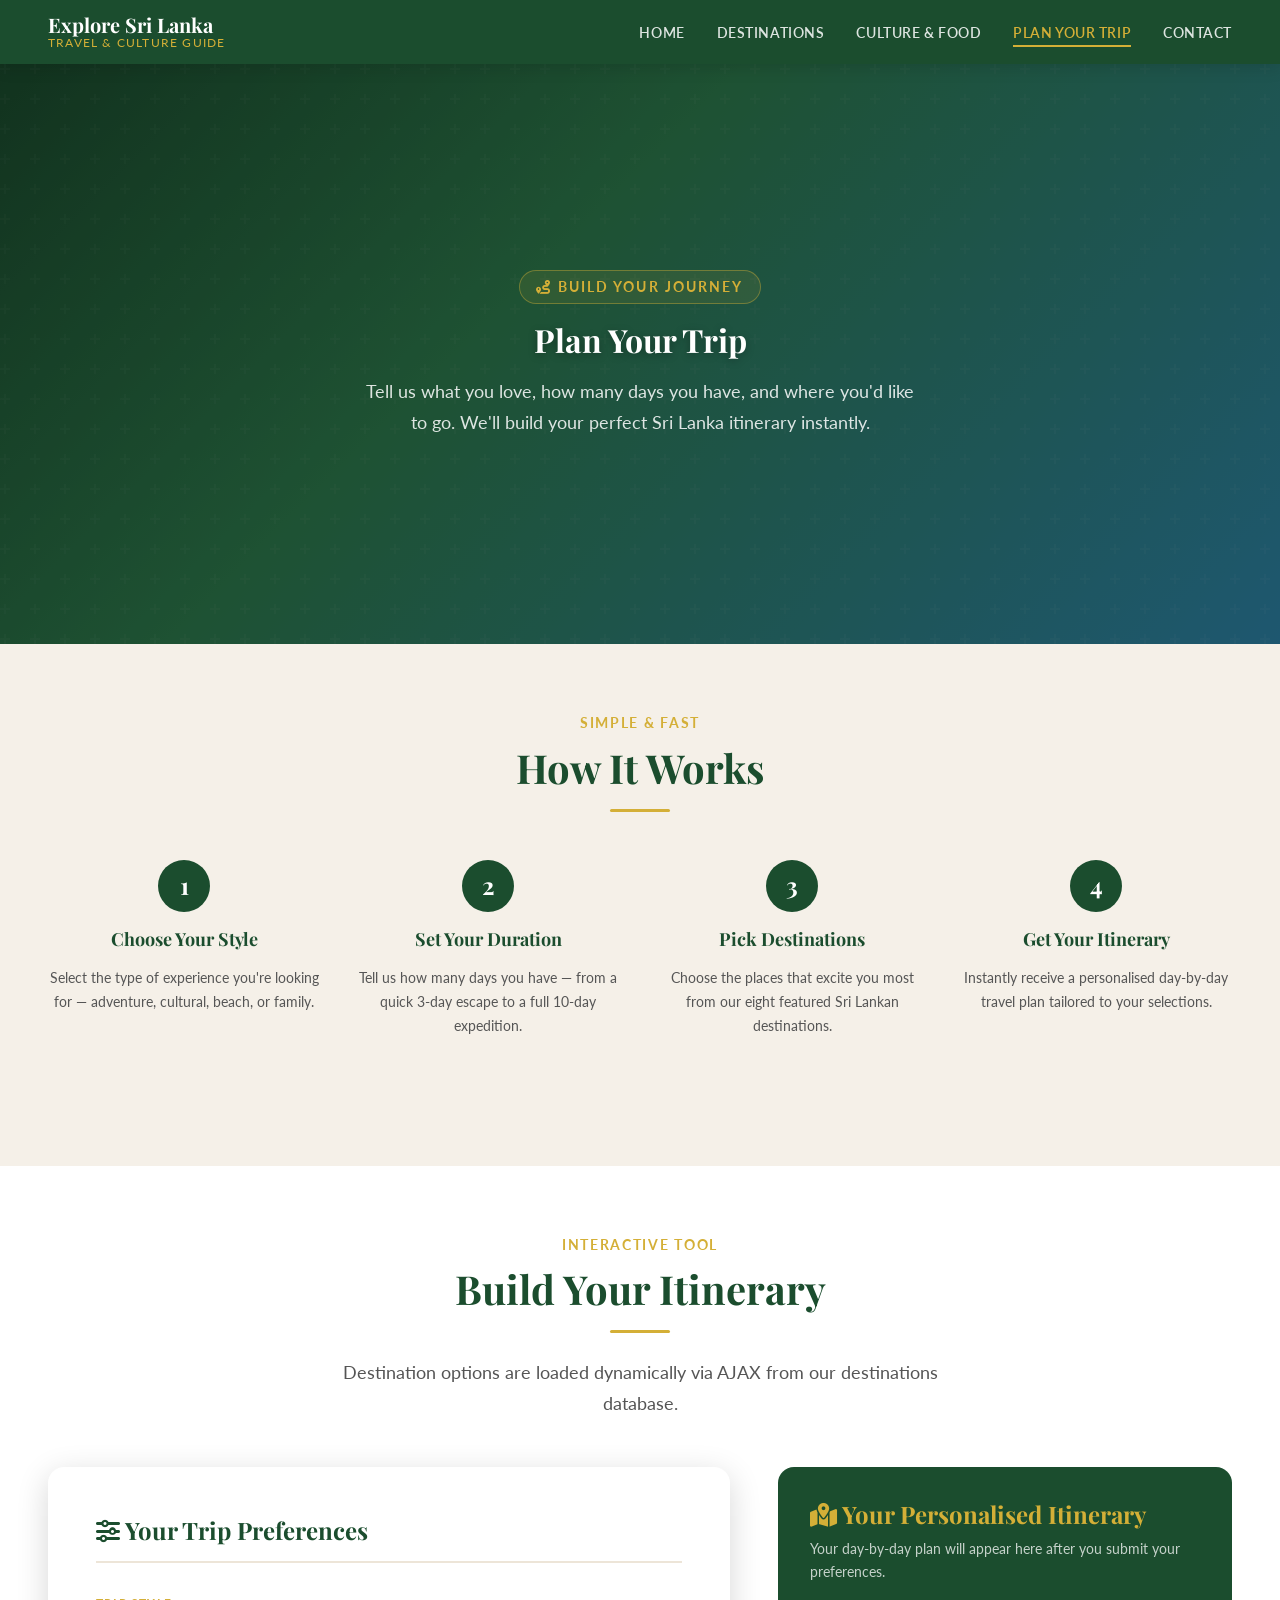
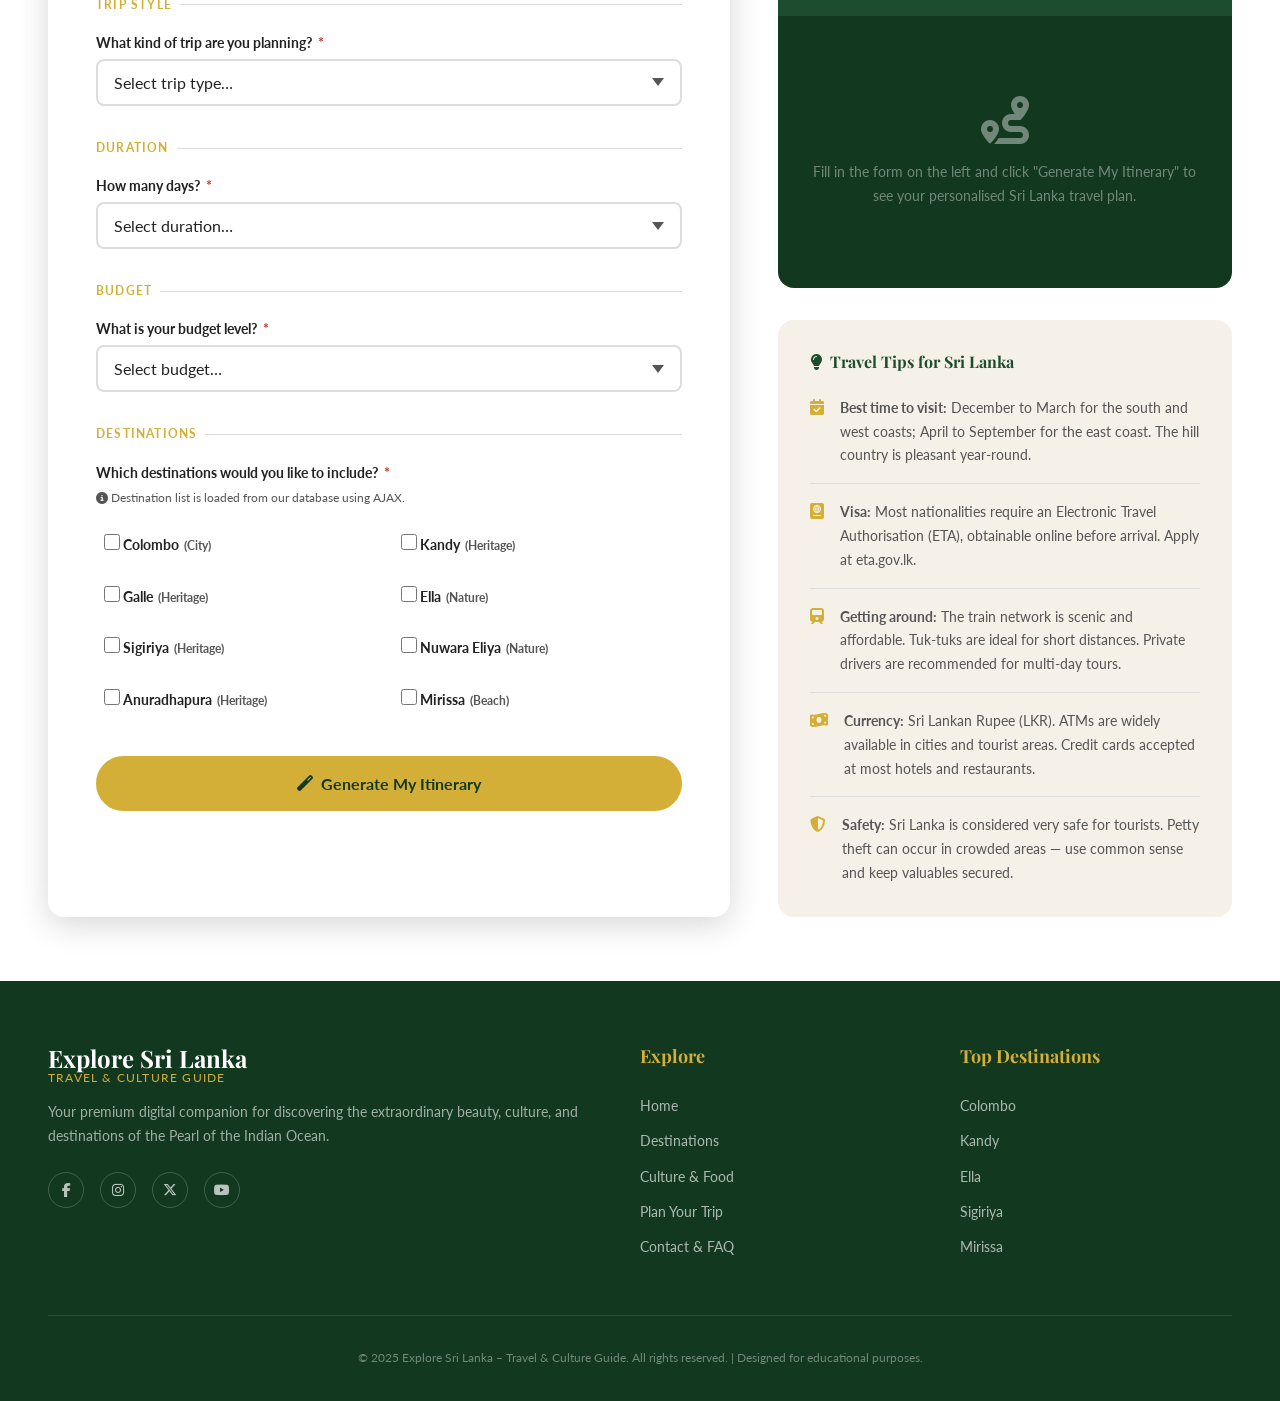
<file: travel-planner.html>
<!DOCTYPE html>
<!--
  Explore Sri Lanka – Travel Planner Page
  File   : travel-planner.html
  Author : Web Design Assignment
  Desc   : Interactive trip planner form. jQuery AJAX loads destinations
           from data/destinations.json to populate location checkboxes.
           JavaScript (script.js) generates a personalised itinerary on submit.
-->
<html lang="en">
<head>
  <meta charset="UTF-8">
  <meta name="viewport" content="width=device-width, initial-scale=1.0">
  <meta name="description" content="Use our interactive trip planner to build a personalised Sri Lanka itinerary based on your interests, budget, and preferred destinations.">
  <title>Plan Your Trip | Explore Sri Lanka – Travel &amp; Culture Guide</title>

  <link rel="preconnect" href="https://fonts.googleapis.com">
  <link rel="preconnect" href="https://fonts.gstatic.com" crossorigin>
  <link href="https://fonts.googleapis.com/css2?family=Playfair+Display:wght@400;700;900&family=Lato:wght@300;400;700&display=swap" rel="stylesheet">
  <link rel="stylesheet" href="https://cdnjs.cloudflare.com/ajax/libs/font-awesome/6.5.0/css/all.min.css"
        integrity="sha512-Avb2QiuDEEvB4bZJYdft2mNjVShBftLdPG8FJ0V7irTLQ8Uo0qcPxh4Plh7eecS6FHlvA2LZQC8zHAREuCkg=="
        crossorigin="anonymous" referrerpolicy="no-referrer">
  <link rel="stylesheet" href="css/style.css">

  <style>
    /* Page-specific styles */
    .planner-how-it-works {
      display: grid;
      gap: var(--space-xl);
      grid-template-columns: 1fr;
      text-align: center;
      margin-bottom: var(--space-3xl);
    }
    @media (min-width: 768px) {
      .planner-how-it-works { grid-template-columns: repeat(4, 1fr); }
    }
    .how-step {
      display: flex;
      flex-direction: column;
      align-items: center;
      gap: var(--space-md);
    }
    .how-step-num {
      width: 52px; height: 52px;
      border-radius: 50%;
      background: var(--clr-green);
      color: white;
      font-family: var(--font-heading);
      font-size: var(--fs-xl);
      font-weight: 700;
      display: flex;
      align-items: center;
      justify-content: center;
      flex-shrink: 0;
    }
    .how-step h4 { color: var(--clr-green); font-size: var(--fs-md); }
    .how-step p  { font-size: var(--fs-sm); color: var(--clr-text-light); margin:0; }

    /* Planner layout */
    .planner-layout {
      display: grid;
      gap: var(--space-2xl);
      grid-template-columns: 1fr;
    }
    @media (min-width: 1024px) {
      .planner-layout { grid-template-columns: 3fr 2fr; }
    }

    /* Form card */
    .form-card {
      background: var(--clr-white);
      border-radius: var(--radius-lg);
      box-shadow: var(--shadow-lg);
      padding: var(--space-2xl);
    }
    .form-card h3 {
      font-size: var(--fs-xl);
      color: var(--clr-green);
      margin-bottom: var(--space-xl);
      padding-bottom: var(--space-md);
      border-bottom: 2px solid var(--clr-beige-dark);
    }

    /* Result card */
    .result-card {
      border-radius: var(--radius-lg);
      overflow: hidden;
    }
    .result-header {
      background: var(--clr-green);
      padding: var(--space-xl);
      color: var(--clr-white);
    }
    .result-header h3 {
      color: var(--clr-gold);
      font-size: var(--fs-xl);
      margin-bottom: var(--space-sm);
    }
    .result-header p {
      color: rgba(255,255,255,0.75);
      font-size: var(--fs-sm);
      margin: 0;
    }
    .result-body {
      background: var(--clr-green-dark);
      padding: var(--space-xl);
      min-height: 200px;
    }
    .result-placeholder {
      text-align: center;
      padding: var(--space-2xl) 0;
      color: rgba(255,255,255,0.4);
    }
    .result-placeholder i { font-size: 3rem; display: block; margin-bottom: var(--space-md); }
    .result-placeholder p { font-size: var(--fs-sm); }

    /* Trip summary badge */
    #itinerary-summary-badge {
      background: rgba(212,175,55,0.15);
      border: 1px solid rgba(212,175,55,0.4);
      color: var(--clr-gold);
      border-radius: var(--radius-full);
      padding: 0.3rem 0.9rem;
      font-size: var(--fs-xs);
      font-weight: 700;
      display: inline-block;
      margin-bottom: var(--space-lg);
    }

    /* Form section labels */
    .form-section-label {
      font-size: var(--fs-xs);
      font-weight: 700;
      letter-spacing: 0.1em;
      text-transform: uppercase;
      color: var(--clr-gold);
      margin: var(--space-xl) 0 var(--space-md);
      display: flex;
      align-items: center;
      gap: var(--space-sm);
    }
    .form-section-label::after {
      content: '';
      flex: 1;
      height: 1px;
      background: var(--clr-border);
    }

    /* Error for planner */
    #planner-error {
      background: #fde8e8;
      border: 1px solid #c0392b;
      color: #922b21;
      padding: var(--space-md);
      border-radius: var(--radius-md);
      margin-bottom: var(--space-lg);
      font-size: var(--fs-sm);
      display: none;
    }
    #planner-error.visible { display: block; }

    /* Tips sidebar */
    .tips-card {
      background: var(--clr-beige);
      border-radius: var(--radius-lg);
      padding: var(--space-xl);
      margin-top: var(--space-xl);
    }
    .tips-card h4 {
      color: var(--clr-green);
      margin-bottom: var(--space-lg);
      display: flex;
      align-items: center;
      gap: var(--space-sm);
    }
    .tip-item {
      display: flex;
      gap: var(--space-md);
      align-items: flex-start;
      margin-bottom: var(--space-md);
      padding-bottom: var(--space-md);
      border-bottom: 1px solid var(--clr-border);
    }
    .tip-item:last-child { border-bottom: none; margin-bottom: 0; padding-bottom: 0; }
    .tip-item i { color: var(--clr-gold); flex-shrink: 0; margin-top: 3px; }
    .tip-item p { font-size: var(--fs-sm); color: var(--clr-text-light); margin: 0; }
  </style>
</head>
<body>

  <!-- HEADER / NAV -->
  <header class="site-header" role="banner">
    <div class="container">
      <nav class="nav-wrapper" role="navigation" aria-label="Main navigation">
        <a href="index.html" class="nav-logo" aria-label="Explore Sri Lanka – Home">
          Explore Sri Lanka<span>Travel &amp; Culture Guide</span>
        </a>
        <ul class="nav-links" role="list">
          <li><a href="index.html">Home</a></li>
          <li><a href="destinations.html">Destinations</a></li>
          <li><a href="culture-food.html">Culture &amp; Food</a></li>
          <li><a href="travel-planner.html" class="active">Plan Your Trip</a></li>
          <li><a href="contact.html">Contact</a></li>
        </ul>
        <button class="hamburger" id="hamburger" aria-label="Toggle mobile menu"
                aria-expanded="false" aria-controls="mobile-nav">
          <span></span><span></span><span></span>
        </button>
      </nav>
    </div>
    <nav class="mobile-nav" id="mobile-nav" aria-label="Mobile navigation" aria-hidden="true">
      <a href="index.html">Home</a>
      <a href="destinations.html">Destinations</a>
      <a href="culture-food.html">Culture &amp; Food</a>
      <a href="travel-planner.html" class="active">Plan Your Trip</a>
      <a href="contact.html">Contact</a>
    </nav>
  </header>

  <!-- PAGE HERO -->
  <section class="hero hero--page" aria-label="Travel Planner hero">
    <div class="hero-bg" aria-hidden="true"></div>
    <div class="hero-overlay" aria-hidden="true"></div>
    <div class="hero-content container">
      <span class="hero-eyebrow">
        <i class="fas fa-route" aria-hidden="true"></i> Build Your Journey
      </span>
      <h1 class="hero-title">Plan Your Trip</h1>
      <p class="hero-subtitle">Tell us what you love, how many days you have, and where you'd like to go. We'll build your perfect Sri Lanka itinerary instantly.</p>
    </div>
  </section>

  <main id="main-content">

    <!-- HOW IT WORKS -->
    <section class="section-pad bg-beige" aria-labelledby="how-heading">
      <div class="container">
        <div class="section-header reveal">
          <span class="eyebrow">Simple &amp; Fast</span>
          <h2 id="how-heading">How It Works</h2>
          <div class="section-divider" aria-hidden="true"></div>
        </div>
        <div class="planner-how-it-works reveal">
          <div class="how-step">
            <div class="how-step-num">1</div>
            <h4>Choose Your Style</h4>
            <p>Select the type of experience you're looking for — adventure, cultural, beach, or family.</p>
          </div>
          <div class="how-step">
            <div class="how-step-num">2</div>
            <h4>Set Your Duration</h4>
            <p>Tell us how many days you have — from a quick 3-day escape to a full 10-day expedition.</p>
          </div>
          <div class="how-step">
            <div class="how-step-num">3</div>
            <h4>Pick Destinations</h4>
            <p>Choose the places that excite you most from our eight featured Sri Lankan destinations.</p>
          </div>
          <div class="how-step">
            <div class="how-step-num">4</div>
            <h4>Get Your Itinerary</h4>
            <p>Instantly receive a personalised day-by-day travel plan tailored to your selections.</p>
          </div>
        </div>
      </div>
    </section>

    <!-- MAIN PLANNER -->
    <section class="section-pad" aria-labelledby="planner-heading">
      <div class="container">
        <div class="section-header reveal">
          <span class="eyebrow">Interactive Tool</span>
          <h2 id="planner-heading">Build Your Itinerary</h2>
          <div class="section-divider" aria-hidden="true"></div>
          <p>Destination options are loaded dynamically via AJAX from our destinations database.</p>
        </div>

        <div class="planner-layout">

          <!-- ── FORM ── -->
          <div class="form-card reveal">
            <h3><i class="fas fa-sliders-h" aria-hidden="true"></i> Your Trip Preferences</h3>

            <!-- Error message -->
            <div id="planner-error" role="alert" aria-live="polite"></div>

            <form id="trip-planner-form" novalidate aria-label="Trip planner form">

              <!-- Trip Type -->
              <div class="form-section-label">Trip Style</div>
              <div class="form-group">
                <label for="trip-type">What kind of trip are you planning? <span class="req" aria-hidden="true">*</span></label>
                <select class="form-control" id="trip-type" name="trip-type" required aria-required="true">
                  <option value="" disabled selected>Select trip type…</option>
                  <option value="adventure">Adventure &amp; Active</option>
                  <option value="cultural">Cultural &amp; Heritage</option>
                  <option value="beach">Beach &amp; Relaxation</option>
                  <option value="family">Family Holiday</option>
                </select>
              </div>

              <!-- Duration -->
              <div class="form-section-label">Duration</div>
              <div class="form-group">
                <label for="num-days">How many days? <span class="req" aria-hidden="true">*</span></label>
                <select class="form-control" id="num-days" name="num-days" required aria-required="true">
                  <option value="" disabled selected>Select duration…</option>
                  <option value="3">3 Days – Quick Escape</option>
                  <option value="5">5 Days – Short Break</option>
                  <option value="7">7 Days – One Week</option>
                  <option value="10">10 Days – Full Exploration</option>
                </select>
              </div>

              <!-- Budget -->
              <div class="form-section-label">Budget</div>
              <div class="form-group">
                <label for="budget-level">What is your budget level? <span class="req" aria-hidden="true">*</span></label>
                <select class="form-control" id="budget-level" name="budget-level" required aria-required="true">
                  <option value="" disabled selected>Select budget…</option>
                  <option value="budget">Budget-Friendly (Guesthouses, local food)</option>
                  <option value="moderate">Moderate (Mid-range hotels, mix of dining)</option>
                  <option value="luxury">Luxury (Boutique resorts, fine dining)</option>
                </select>
              </div>

              <!-- Destinations (loaded via AJAX) -->
              <div class="form-section-label">Destinations</div>
              <div class="form-group">
                <label>Which destinations would you like to include? <span class="req" aria-hidden="true">*</span></label>
                <p style="font-size:var(--fs-xs); color:var(--clr-text-light); margin-bottom:var(--space-md);">
                  <i class="fas fa-info-circle" aria-hidden="true"></i>
                  Destination list is loaded from our database using AJAX.
                </p>
                <!-- AJAX populates this container -->
                <div id="ajax-destinations" aria-live="polite" aria-label="Destination checkboxes loading">
                  <div class="loading-spinner">
                    <div class="spinner" aria-hidden="true"></div>
                    <span>Loading destinations…</span>
                  </div>
                </div>
              </div>

              <!-- Submit -->
              <div style="margin-top:var(--space-xl);">
                <button type="submit" class="btn btn-primary" style="width:100%; justify-content:center; padding-block:1rem;">
                  <i class="fas fa-magic" aria-hidden="true"></i>
                  Generate My Itinerary
                </button>
              </div>

            </form>
          </div>

          <!-- ── RESULTS PANEL ── -->
          <div>
            <div class="result-card reveal">
              <div class="result-header">
                <h3><i class="fas fa-map-marked-alt" aria-hidden="true"></i> Your Personalised Itinerary</h3>
                <p>Your day-by-day plan will appear here after you submit your preferences.</p>
              </div>
              <div class="result-body">

                <!-- Placeholder (hidden when results are visible) -->
                <div id="itinerary-placeholder" class="result-placeholder">
                  <i class="fas fa-route" aria-hidden="true"></i>
                  <p>Fill in the form on the left and click "Generate My Itinerary" to see your personalised Sri Lanka travel plan.</p>
                </div>

                <!-- Output (shown by JS after form submit) -->
                <div id="itinerary-output" aria-live="polite" aria-label="Generated itinerary">
                  <div id="itinerary-summary-badge" aria-live="polite"></div>
                  <div id="itinerary-days"></div>
                  <div style="margin-top:var(--space-xl); text-align:center;">
                    <a href="contact.html" class="btn btn-secondary btn-sm">
                      <i class="fas fa-headset" aria-hidden="true"></i> Get Expert Help
                    </a>
                  </div>
                </div>

              </div>
            </div>

            <!-- Travel Tips -->
            <div class="tips-card reveal">
              <h4><i class="fas fa-lightbulb" aria-hidden="true"></i> Travel Tips for Sri Lanka</h4>
              <div class="tip-item">
                <i class="fas fa-calendar-check" aria-hidden="true"></i>
                <p><strong>Best time to visit:</strong> December to March for the south and west coasts; April to September for the east coast. The hill country is pleasant year-round.</p>
              </div>
              <div class="tip-item">
                <i class="fas fa-passport" aria-hidden="true"></i>
                <p><strong>Visa:</strong> Most nationalities require an Electronic Travel Authorisation (ETA), obtainable online before arrival. Apply at eta.gov.lk.</p>
              </div>
              <div class="tip-item">
                <i class="fas fa-train" aria-hidden="true"></i>
                <p><strong>Getting around:</strong> The train network is scenic and affordable. Tuk-tuks are ideal for short distances. Private drivers are recommended for multi-day tours.</p>
              </div>
              <div class="tip-item">
                <i class="fas fa-money-bill-wave" aria-hidden="true"></i>
                <p><strong>Currency:</strong> Sri Lankan Rupee (LKR). ATMs are widely available in cities and tourist areas. Credit cards accepted at most hotels and restaurants.</p>
              </div>
              <div class="tip-item">
                <i class="fas fa-shield-alt" aria-hidden="true"></i>
                <p><strong>Safety:</strong> Sri Lanka is considered very safe for tourists. Petty theft can occur in crowded areas — use common sense and keep valuables secured.</p>
              </div>
            </div>
          </div>

        </div><!-- /planner-layout -->
      </div>
    </section>

  </main>

  <!-- FOOTER -->
  <footer class="site-footer" role="contentinfo">
    <div class="container">
      <div class="footer-grid">
        <div class="footer-brand">
          <a href="index.html" class="nav-logo">Explore Sri Lanka<span>Travel &amp; Culture Guide</span></a>
          <p>Your premium digital companion for discovering the extraordinary beauty, culture, and destinations of the Pearl of the Indian Ocean.</p>
          <div class="social-links" aria-label="Social media links">
            <a href="#" aria-label="Facebook"><i class="fab fa-facebook-f" aria-hidden="true"></i></a>
            <a href="#" aria-label="Instagram"><i class="fab fa-instagram" aria-hidden="true"></i></a>
            <a href="#" aria-label="Twitter / X"><i class="fab fa-x-twitter" aria-hidden="true"></i></a>
            <a href="#" aria-label="YouTube"><i class="fab fa-youtube" aria-hidden="true"></i></a>
          </div>
        </div>
        <div class="footer-col">
          <h4>Explore</h4>
          <ul>
            <li><a href="index.html">Home</a></li>
            <li><a href="destinations.html">Destinations</a></li>
            <li><a href="culture-food.html">Culture &amp; Food</a></li>
            <li><a href="travel-planner.html">Plan Your Trip</a></li>
            <li><a href="contact.html">Contact &amp; FAQ</a></li>
          </ul>
        </div>
        <div class="footer-col">
          <h4>Top Destinations</h4>
          <ul>
            <li><a href="destinations.html">Colombo</a></li>
            <li><a href="destinations.html">Kandy</a></li>
            <li><a href="destinations.html">Ella</a></li>
            <li><a href="destinations.html">Sigiriya</a></li>
            <li><a href="destinations.html">Mirissa</a></li>
          </ul>
        </div>
      </div>
      <div class="footer-bottom">
        <p>&copy; 2025 Explore Sri Lanka – Travel &amp; Culture Guide. All rights reserved. | Designed for educational purposes.</p>
      </div>
    </div>
  </footer>

  <button id="back-to-top" aria-label="Back to top">
    <i class="fas fa-chevron-up" aria-hidden="true"></i>
  </button>

  <script src="https://code.jquery.com/jquery-3.7.1.min.js"
          integrity="sha256-/JqT3SQfawRcv/BIHPThkBvs0OEvtFFmqPF/lYI/Cxo="
          crossorigin="anonymous"></script>
  <script src="js/script.js"></script>
  <script src="js/jquery-effects.js"></script>

  <!-- Hide placeholder when results appear -->
  <script>
    // Watch for itinerary-output becoming visible and hide placeholder
    var observer = new MutationObserver(function(mutations) {
      mutations.forEach(function(m) {
        var el = document.getElementById('itinerary-output');
        var ph = document.getElementById('itinerary-placeholder');
        if (el && ph) {
          ph.style.display = el.classList.contains('visible') ? 'none' : 'block';
        }
      });
    });
    var outEl = document.getElementById('itinerary-output');
    if (outEl) observer.observe(outEl, { attributes: true, attributeFilter: ['class'] });
  </script>
</body>
</html>
</file>
<file: css/style.css>
/* =============================================================
   Explore Sri Lanka – Main Stylesheet
   Author : Web Design Assignment
   Version: 1.0
   Description: Mobile-first responsive CSS for all 5 pages.
               Breakpoints: 640px (mobile) | 1024px (tablet) | 1440px (desktop)
   ============================================================= */

/* ─── 1. CSS Custom Properties (Design Tokens) ──────────────── */
:root {
  /* Colours */
  --clr-green:       #1B4D2E;   /* Primary brand – deep green */
  --clr-green-dark:  #133820;   /* Hover state */
  --clr-green-light: #2E7D4E;   /* Lighter accent */
  --clr-gold:        #D4AF37;   /* Accent – warm gold */
  --clr-gold-dark:   #B8962E;   /* Gold hover */
  --clr-blue:        #2E86AB;   /* Ocean blue – links/icons */
  --clr-white:       #FFFFFF;
  --clr-beige:       #F5F0E8;   /* Section background */
  --clr-beige-dark:  #EDE5D8;
  --clr-text:        #222222;   /* Body text */
  --clr-text-light:  #555555;   /* Secondary text */
  --clr-border:      #DDDDDD;

  /* Typography */
  --font-heading: 'Playfair Display', Georgia, serif;
  --font-body:    'Lato', 'Helvetica Neue', Arial, sans-serif;

  /* Font scale – mobile-first (rem) */
  --fs-xs:   0.75rem;   /*  12px */
  --fs-sm:   0.875rem;  /*  14px */
  --fs-base: 1rem;      /*  16px */
  --fs-md:   1.125rem;  /*  18px */
  --fs-lg:   1.25rem;   /*  20px */
  --fs-xl:   1.5rem;    /*  24px */
  --fs-2xl:  2rem;      /*  32px */
  --fs-3xl:  2.5rem;    /*  40px */
  --fs-4xl:  3rem;      /*  48px */
  --fs-5xl:  4rem;      /*  64px */

  /* Spacing */
  --space-xs:  0.25rem;
  --space-sm:  0.5rem;
  --space-md:  1rem;
  --space-lg:  1.5rem;
  --space-xl:  2rem;
  --space-2xl: 3rem;
  --space-3xl: 4rem;
  --space-4xl: 6rem;

  /* Layout */
  --max-width:    1400px;
  --container-px: 1rem;   /* Mobile padding */
  --radius-sm:    4px;
  --radius-md:    8px;
  --radius-lg:    16px;
  --radius-full:  9999px;

  /* Transitions */
  --transition-fast: 0.2s ease;
  --transition-base: 0.3s ease;
  --transition-slow: 0.5s ease;

  /* Shadows */
  --shadow-sm:  0 1px 4px rgba(0,0,0,0.08);
  --shadow-md:  0 4px 16px rgba(0,0,0,0.12);
  --shadow-lg:  0 8px 32px rgba(0,0,0,0.16);
  --shadow-xl:  0 16px 48px rgba(0,0,0,0.2);
}

/* ─── 2. CSS Reset & Base ───────────────────────────────────── */
*, *::before, *::after {
  box-sizing: border-box;
  margin: 0;
  padding: 0;
}

html {
  scroll-behavior: smooth;
  font-size: 100%; /* 16px base */
}

body {
  font-family: var(--font-body);
  font-size: var(--fs-base);
  color: var(--clr-text);
  background-color: var(--clr-white);
  line-height: 1.7;
  -webkit-font-smoothing: antialiased;
}

img {
  max-width: 100%;
  height: auto;
  display: block;
}

a {
  color: var(--clr-blue);
  text-decoration: none;
  transition: color var(--transition-fast);
}

a:hover { color: var(--clr-green); }

ul, ol { list-style: none; }

h1, h2, h3, h4, h5, h6 {
  font-family: var(--font-heading);
  line-height: 1.25;
  color: var(--clr-green);
}

p { margin-bottom: var(--space-md); }
p:last-child { margin-bottom: 0; }

/* ─── 3. Utility Classes ─────────────────────────────────────── */
.container {
  width: 100%;
  max-width: var(--max-width);
  margin-inline: auto;
  padding-inline: var(--container-px);
}

.text-center  { text-align: center; }
.text-left    { text-align: left; }
.text-right   { text-align: right; }

.visually-hidden {
  position: absolute;
  width: 1px; height: 1px;
  margin: -1px; padding: 0;
  overflow: hidden;
  clip: rect(0,0,0,0);
  border: 0;
}

.section-pad {
  padding-block: var(--space-3xl);
}

.section-pad--lg {
  padding-block: var(--space-4xl);
}

.bg-beige   { background-color: var(--clr-beige); }
.bg-green   { background-color: var(--clr-green); }
.bg-white   { background-color: var(--clr-white); }
.text-white { color: var(--clr-white); }
.text-gold  { color: var(--clr-gold); }

/* ─── 4. Buttons ─────────────────────────────────────────────── */
.btn {
  display: inline-flex;
  align-items: center;
  gap: var(--space-sm);
  padding: 0.75rem 1.75rem;
  border-radius: var(--radius-full);
  font-family: var(--font-body);
  font-size: var(--fs-base);
  font-weight: 700;
  cursor: pointer;
  border: 2px solid transparent;
  transition: background-color var(--transition-base),
              color var(--transition-base),
              border-color var(--transition-base),
              transform var(--transition-fast),
              box-shadow var(--transition-base);
  text-align: center;
  white-space: nowrap;
}

.btn:hover  { transform: translateY(-2px); box-shadow: var(--shadow-md); }
.btn:active { transform: translateY(0); }

.btn-primary {
  background-color: var(--clr-gold);
  color: var(--clr-green-dark);
  border-color: var(--clr-gold);
}
.btn-primary:hover {
  background-color: var(--clr-gold-dark);
  border-color: var(--clr-gold-dark);
  color: var(--clr-white);
}

.btn-secondary {
  background-color: transparent;
  color: var(--clr-white);
  border-color: var(--clr-white);
}
.btn-secondary:hover {
  background-color: var(--clr-white);
  color: var(--clr-green);
}

.btn-outline {
  background-color: transparent;
  color: var(--clr-green);
  border-color: var(--clr-green);
}
.btn-outline:hover {
  background-color: var(--clr-green);
  color: var(--clr-white);
}

.btn-sm {
  padding: 0.5rem 1.25rem;
  font-size: var(--fs-sm);
}

/* ─── 5. Section Headings ────────────────────────────────────── */
.section-header {
  text-align: center;
  margin-bottom: var(--space-2xl);
}
.section-header .eyebrow {
  display: inline-block;
  font-size: var(--fs-sm);
  font-weight: 700;
  letter-spacing: 0.12em;
  text-transform: uppercase;
  color: var(--clr-gold);
  margin-bottom: var(--space-sm);
}
.section-header h2 {
  font-size: var(--fs-2xl);
  margin-bottom: var(--space-md);
}
.section-header p {
  max-width: 620px;
  margin-inline: auto;
  color: var(--clr-text-light);
  font-size: var(--fs-md);
}
.section-divider {
  width: 60px;
  height: 3px;
  background: var(--clr-gold);
  margin: var(--space-md) auto var(--space-lg);
  border-radius: var(--radius-full);
}

/* ─── 6. Navigation ──────────────────────────────────────────── */
.site-header {
  position: sticky;
  top: 0;
  z-index: 1000;
  background-color: var(--clr-green);
  box-shadow: var(--shadow-md);
}

.nav-wrapper {
  display: flex;
  align-items: center;
  justify-content: space-between;
  padding-block: 0.9rem;
}

/* Logo */
.nav-logo {
  display: flex;
  flex-direction: column;
  color: var(--clr-white);
  font-family: var(--font-heading);
  font-size: var(--fs-lg);
  font-weight: 700;
  line-height: 1.1;
}
.nav-logo:hover { color: var(--clr-gold); }
.nav-logo span {
  font-family: var(--font-body);
  font-size: var(--fs-xs);
  font-weight: 400;
  letter-spacing: 0.1em;
  text-transform: uppercase;
  color: var(--clr-gold);
}

/* Desktop nav links */
.nav-links {
  display: none;    /* hidden on mobile; shown via media query */
  align-items: center;
  gap: var(--space-xl);
}
.nav-links a {
  color: rgba(255,255,255,0.85);
  font-size: var(--fs-sm);
  font-weight: 600;
  letter-spacing: 0.04em;
  text-transform: uppercase;
  padding-block: 0.25rem;
  border-bottom: 2px solid transparent;
  transition: color var(--transition-fast), border-color var(--transition-fast);
}
.nav-links a:hover,
.nav-links a.active {
  color: var(--clr-gold);
  border-bottom-color: var(--clr-gold);
}

/* Hamburger button */
.hamburger {
  display: flex;
  flex-direction: column;
  justify-content: space-between;
  width: 28px;
  height: 20px;
  background: none;
  border: none;
  cursor: pointer;
  padding: 0;
  aria-label: "Toggle navigation";
}
.hamburger span {
  display: block;
  width: 100%;
  height: 2px;
  background-color: var(--clr-white);
  border-radius: var(--radius-full);
  transition: transform var(--transition-base), opacity var(--transition-base);
}
/* Animated hamburger → X */
.hamburger.open span:nth-child(1) { transform: translateY(9px) rotate(45deg); }
.hamburger.open span:nth-child(2) { opacity: 0; }
.hamburger.open span:nth-child(3) { transform: translateY(-9px) rotate(-45deg); }

/* Mobile dropdown nav */
.mobile-nav {
  display: none;
  flex-direction: column;
  background-color: var(--clr-green-dark);
  padding: var(--space-md) 0;
  border-top: 1px solid rgba(255,255,255,0.1);
}
.mobile-nav.open { display: flex; }
.mobile-nav a {
  color: rgba(255,255,255,0.9);
  padding: 0.75rem var(--container-px);
  font-size: var(--fs-base);
  border-bottom: 1px solid rgba(255,255,255,0.06);
  transition: background-color var(--transition-fast), color var(--transition-fast);
}
.mobile-nav a:hover,
.mobile-nav a.active {
  background-color: rgba(255,255,255,0.08);
  color: var(--clr-gold);
}

/* ─── 7. Hero Section ────────────────────────────────────────── */
.hero {
  position: relative;
  display: flex;
  align-items: center;
  justify-content: center;
  text-align: center;
  min-height: 320px;
  padding: var(--space-3xl) var(--container-px);
  background-color: var(--clr-green);  /* fallback */
  overflow: hidden;
}

/* Image placeholder styling */
.hero-bg {
  position: absolute;
  inset: 0;
  background: linear-gradient(135deg, #1B4D2E 0%, #2E7D4E 40%, #2E86AB 100%);
  z-index: 0;
}

/* Decorative overlay pattern */
.hero-bg::after {
  content: '';
  position: absolute;
  inset: 0;
  background: url("data:image/svg+xml,%3Csvg width='60' height='60' viewBox='0 0 60 60' xmlns='http://www.w3.org/2000/svg'%3E%3Cg fill='none' fill-rule='evenodd'%3E%3Cg fill='%23ffffff' fill-opacity='0.03'%3E%3Cpath d='M36 34v-4h-2v4h-4v2h4v4h2v-4h4v-2h-4zm0-30V0h-2v4h-4v2h4v4h2V6h4V4h-4zM6 34v-4H4v4H0v2h4v4h2v-4h4v-2H6zM6 4V0H4v4H0v2h4v4h2V6h4V4H6z'/%3E%3C/g%3E%3C/g%3E%3C/svg%3E");
}

.hero-overlay {
  position: absolute;
  inset: 0;
  background: rgba(0,0,0,0.35);
  z-index: 1;
}

.hero-content {
  position: relative;
  z-index: 2;
  color: var(--clr-white);
  max-width: 800px;
}
.hero-eyebrow {
  display: inline-block;
  font-size: var(--fs-sm);
  font-weight: 700;
  letter-spacing: 0.15em;
  text-transform: uppercase;
  color: var(--clr-gold);
  margin-bottom: var(--space-md);
  padding: 0.25rem 1rem;
  border: 1px solid rgba(212,175,55,0.4);
  border-radius: var(--radius-full);
  background: rgba(212,175,55,0.1);
}
.hero-title {
  font-size: var(--fs-2xl);
  color: var(--clr-white);
  margin-bottom: var(--space-md);
  text-shadow: 0 2px 8px rgba(0,0,0,0.3);
}
.hero-subtitle {
  font-size: var(--fs-base);
  color: rgba(255,255,255,0.85);
  max-width: 560px;
  margin-inline: auto;
  margin-bottom: var(--space-xl);
  line-height: 1.7;
}
.hero-actions {
  display: flex;
  flex-direction: column;
  gap: var(--space-md);
  align-items: center;
}

/* Inner page hero (smaller) */
.hero--page {
  min-height: 220px;
  padding-block: var(--space-2xl);
}
.hero--page .hero-title { font-size: var(--fs-xl); }

/* ─── 8. Image Placeholders ──────────────────────────────────── */
.img-placeholder {
  width: 100%;
  aspect-ratio: 16/9;
  background: linear-gradient(135deg, var(--clr-beige-dark) 0%, var(--clr-beige) 100%);
  display: flex;
  align-items: center;
  justify-content: center;
  flex-direction: column;
  gap: var(--space-sm);
  color: var(--clr-text-light);
  font-size: var(--fs-sm);
  border-radius: var(--radius-md);
  text-align: center;
  padding: var(--space-md);
}
.img-placeholder i {
  font-size: var(--fs-2xl);
  color: var(--clr-border);
}
.img-placeholder--hero {
  aspect-ratio: 21/9;
  border-radius: 0;
}
.img-placeholder--square { aspect-ratio: 1; }
.img-placeholder--portrait { aspect-ratio: 3/4; }

/* ─── 9. Cards ───────────────────────────────────────────────── */
.card {
  background: var(--clr-white);
  border-radius: var(--radius-lg);
  overflow: hidden;
  box-shadow: var(--shadow-sm);
  transition: transform var(--transition-base), box-shadow var(--transition-base);
  display: flex;
  flex-direction: column;
}
.card:hover {
  transform: translateY(-6px);
  box-shadow: var(--shadow-lg);
}
.card-img-wrap {
  overflow: hidden;
  position: relative;
}
.card-img-wrap .img-placeholder {
  border-radius: 0;
  transition: transform var(--transition-slow);
}
.card:hover .card-img-wrap .img-placeholder {
  transform: scale(1.05);
}
.card-badge {
  position: absolute;
  top: var(--space-md);
  left: var(--space-md);
  background-color: var(--clr-green);
  color: var(--clr-white);
  font-size: var(--fs-xs);
  font-weight: 700;
  letter-spacing: 0.08em;
  text-transform: uppercase;
  padding: 0.2rem 0.65rem;
  border-radius: var(--radius-full);
}
.card-body {
  padding: var(--space-lg);
  flex: 1;
  display: flex;
  flex-direction: column;
}
.card-title {
  font-size: var(--fs-lg);
  margin-bottom: var(--space-sm);
  color: var(--clr-green);
}
.card-text {
  font-size: var(--fs-sm);
  color: var(--clr-text-light);
  flex: 1;
  margin-bottom: var(--space-lg);
  line-height: 1.65;
}
.card-footer-row {
  display: flex;
  align-items: center;
  justify-content: space-between;
}

/* ─── 10. Card Grid ──────────────────────────────────────────── */
.card-grid {
  display: grid;
  gap: var(--space-xl);
  grid-template-columns: 1fr;  /* Mobile: 1 col */
}

/* ─── 11. Stats / Feature Row ────────────────────────────────── */
.stat-row {
  display: grid;
  gap: var(--space-xl);
  grid-template-columns: repeat(2, 1fr);
  text-align: center;
}
.stat-item i {
  font-size: var(--fs-2xl);
  color: var(--clr-gold);
  margin-bottom: var(--space-sm);
}
.stat-item .stat-num {
  font-family: var(--font-heading);
  font-size: var(--fs-2xl);
  font-weight: 700;
  color: var(--clr-green);
  display: block;
}
.stat-item .stat-label {
  font-size: var(--fs-sm);
  color: var(--clr-text-light);
}

/* ─── 12. Filter Buttons (Destinations) ──────────────────────── */
.filter-bar {
  display: flex;
  flex-wrap: wrap;
  gap: var(--space-sm);
  justify-content: center;
  margin-bottom: var(--space-2xl);
}
.filter-btn {
  padding: 0.5rem 1.25rem;
  border: 2px solid var(--clr-border);
  border-radius: var(--radius-full);
  background: var(--clr-white);
  color: var(--clr-text-light);
  font-size: var(--fs-sm);
  font-weight: 600;
  cursor: pointer;
  transition: all var(--transition-base);
  font-family: var(--font-body);
}
.filter-btn:hover {
  border-color: var(--clr-green);
  color: var(--clr-green);
}
.filter-btn.active {
  background-color: var(--clr-green);
  border-color: var(--clr-green);
  color: var(--clr-white);
}

/* Hidden card via filter */
.card[data-hidden="true"] {
  display: none;
}

/* ─── 13. Accordion ──────────────────────────────────────────── */
.accordion {
  border: 1px solid var(--clr-border);
  border-radius: var(--radius-md);
  overflow: hidden;
}
.accordion-item {
  border-bottom: 1px solid var(--clr-border);
}
.accordion-item:last-child { border-bottom: none; }

.accordion-header {
  width: 100%;
  background: var(--clr-white);
  border: none;
  padding: var(--space-lg);
  text-align: left;
  font-family: var(--font-heading);
  font-size: var(--fs-md);
  font-weight: 700;
  color: var(--clr-green);
  cursor: pointer;
  display: flex;
  align-items: center;
  justify-content: space-between;
  gap: var(--space-md);
  transition: background-color var(--transition-fast);
}
.accordion-header:hover { background-color: var(--clr-beige); }
.accordion-header.active { background-color: var(--clr-green); color: var(--clr-white); }
.accordion-header .acc-icon {
  font-size: var(--fs-lg);
  transition: transform var(--transition-base);
  flex-shrink: 0;
}
.accordion-header.active .acc-icon { transform: rotate(45deg); }

.accordion-body {
  display: none;
  padding: var(--space-xl) var(--space-lg);
  background-color: var(--clr-white);
  border-top: 1px solid var(--clr-border);
}
.accordion-body.open { display: block; }

/* ─── 14. Tabs ───────────────────────────────────────────────── */
.tabs-nav {
  display: flex;
  flex-wrap: wrap;
  gap: var(--space-xs);
  border-bottom: 2px solid var(--clr-border);
  margin-bottom: var(--space-xl);
}
.tab-btn {
  padding: 0.65rem 1.25rem;
  background: none;
  border: none;
  border-bottom: 3px solid transparent;
  margin-bottom: -2px;
  font-family: var(--font-body);
  font-size: var(--fs-sm);
  font-weight: 700;
  color: var(--clr-text-light);
  cursor: pointer;
  transition: color var(--transition-fast), border-color var(--transition-fast);
}
.tab-btn:hover { color: var(--clr-green); }
.tab-btn.active {
  color: var(--clr-green);
  border-bottom-color: var(--clr-gold);
}
.tab-panel { display: none; }
.tab-panel.active { display: block; }

/* ─── 15. Culture & Food Page Specifics ──────────────────────── */
.culture-intro {
  display: grid;
  gap: var(--space-xl);
  grid-template-columns: 1fr;
  align-items: center;
  margin-bottom: var(--space-3xl);
}
.culture-content h3 {
  font-size: var(--fs-xl);
  margin-bottom: var(--space-md);
}
.culture-content p {
  color: var(--clr-text-light);
  line-height: 1.8;
}

.food-grid {
  display: grid;
  gap: var(--space-lg);
  grid-template-columns: 1fr;
}
.food-item {
  background: var(--clr-beige);
  border-radius: var(--radius-md);
  padding: var(--space-lg);
  border-left: 4px solid var(--clr-gold);
}
.food-item h4 {
  font-size: var(--fs-md);
  color: var(--clr-green);
  margin-bottom: var(--space-sm);
}
.food-item p {
  font-size: var(--fs-sm);
  color: var(--clr-text-light);
  margin: 0;
}

.festival-card {
  background: var(--clr-white);
  border-radius: var(--radius-md);
  padding: var(--space-xl);
  box-shadow: var(--shadow-sm);
  border-top: 4px solid var(--clr-green);
  transition: box-shadow var(--transition-base);
}
.festival-card:hover { box-shadow: var(--shadow-md); }
.festival-card .festival-icon {
  font-size: var(--fs-2xl);
  margin-bottom: var(--space-md);
}
.festival-card h4 {
  font-size: var(--fs-md);
  color: var(--clr-green);
  margin-bottom: var(--space-sm);
}
.festival-card p {
  font-size: var(--fs-sm);
  color: var(--clr-text-light);
  margin: 0;
}

/* ─── 16. Trip Planner ───────────────────────────────────────── */
.planner-section {
  display: grid;
  gap: var(--space-2xl);
  grid-template-columns: 1fr;
}

.planner-form-wrap {
  background: var(--clr-white);
  border-radius: var(--radius-lg);
  padding: var(--space-xl);
  box-shadow: var(--shadow-md);
}
.planner-form-wrap h3 {
  font-size: var(--fs-xl);
  margin-bottom: var(--space-xl);
  padding-bottom: var(--space-md);
  border-bottom: 2px solid var(--clr-beige-dark);
}

.planner-result {
  background: var(--clr-green);
  border-radius: var(--radius-lg);
  padding: var(--space-xl);
  color: var(--clr-white);
}
.planner-result h3 {
  color: var(--clr-gold);
  margin-bottom: var(--space-lg);
  font-size: var(--fs-xl);
}
.planner-result p { color: rgba(255,255,255,0.8); }
#itinerary-output { display: none; }
#itinerary-output.visible { display: block; }

.itinerary-day {
  background: rgba(255,255,255,0.1);
  border-radius: var(--radius-md);
  padding: var(--space-md);
  margin-bottom: var(--space-md);
  border-left: 3px solid var(--clr-gold);
}
.itinerary-day h5 {
  color: var(--clr-gold);
  font-family: var(--font-body);
  font-size: var(--fs-sm);
  font-weight: 700;
  text-transform: uppercase;
  letter-spacing: 0.06em;
  margin-bottom: var(--space-xs);
}
.itinerary-day p {
  font-size: var(--fs-sm);
  color: rgba(255,255,255,0.85);
  margin: 0;
}

/* Loading spinner for AJAX */
.loading-spinner {
  display: flex;
  align-items: center;
  gap: var(--space-sm);
  color: var(--clr-text-light);
  font-size: var(--fs-sm);
  padding: var(--space-md);
}
.spinner {
  width: 20px; height: 20px;
  border: 2px solid var(--clr-border);
  border-top-color: var(--clr-green);
  border-radius: 50%;
  animation: spin 0.7s linear infinite;
}
@keyframes spin { to { transform: rotate(360deg); } }

/* Checkbox group */
.checkbox-group {
  display: grid;
  grid-template-columns: repeat(2, 1fr);
  gap: var(--space-sm);
}
.checkbox-group label {
  display: flex;
  align-items: center;
  gap: var(--space-sm);
  font-size: var(--fs-sm);
  cursor: pointer;
  padding: var(--space-sm);
  border-radius: var(--radius-sm);
  transition: background-color var(--transition-fast);
}
.checkbox-group label:hover { background-color: var(--clr-beige); }
.checkbox-group input[type="checkbox"] {
  accent-color: var(--clr-green);
  width: 16px; height: 16px;
}

/* ─── 17. Forms ──────────────────────────────────────────────── */
.form-group {
  margin-bottom: var(--space-lg);
}
.form-group label {
  display: block;
  font-size: var(--fs-sm);
  font-weight: 700;
  color: var(--clr-text);
  margin-bottom: var(--space-xs);
}
.form-group label .req {
  color: #c0392b;
  margin-left: 3px;
}
.form-control {
  width: 100%;
  padding: 0.75rem 1rem;
  border: 2px solid var(--clr-border);
  border-radius: var(--radius-md);
  font-family: var(--font-body);
  font-size: var(--fs-base);
  color: var(--clr-text);
  background: var(--clr-white);
  transition: border-color var(--transition-fast), box-shadow var(--transition-fast);
  appearance: none;
}
.form-control:focus {
  outline: none;
  border-color: var(--clr-green);
  box-shadow: 0 0 0 3px rgba(27,77,46,0.12);
}
.form-control.error { border-color: #c0392b; }
.form-control.success { border-color: #27ae60; }

textarea.form-control {
  min-height: 140px;
  resize: vertical;
}

.field-error {
  display: none;
  font-size: var(--fs-xs);
  color: #c0392b;
  margin-top: var(--space-xs);
  align-items: center;
  gap: 4px;
}
.field-error.visible { display: flex; }

select.form-control {
  background-image: url("data:image/svg+xml,%3Csvg xmlns='http://www.w3.org/2000/svg' width='12' height='8' viewBox='0 0 12 8'%3E%3Cpath fill='%23555' d='M0 0l6 8 6-8z'/%3E%3C/svg%3E");
  background-repeat: no-repeat;
  background-position: right 1rem center;
  padding-right: 2.5rem;
  cursor: pointer;
}

.form-row {
  display: grid;
  gap: var(--space-md);
  grid-template-columns: 1fr;
}

/* Success/error message box */
.alert {
  padding: var(--space-lg);
  border-radius: var(--radius-md);
  margin-bottom: var(--space-xl);
  display: none;
}
.alert.visible { display: block; }
.alert-success {
  background-color: #d5f5e3;
  border: 1px solid #27ae60;
  color: #1a7a44;
}
.alert-error {
  background-color: #fde8e8;
  border: 1px solid #c0392b;
  color: #922b21;
}
.alert h4 { margin-bottom: var(--space-sm); }

/* ─── 18. Contact Page ───────────────────────────────────────── */
.contact-layout {
  display: grid;
  gap: var(--space-2xl);
  grid-template-columns: 1fr;
}
.contact-info h3 {
  font-size: var(--fs-xl);
  margin-bottom: var(--space-lg);
}
.contact-detail {
  display: flex;
  align-items: flex-start;
  gap: var(--space-md);
  margin-bottom: var(--space-lg);
}
.contact-detail i {
  color: var(--clr-gold);
  font-size: var(--fs-xl);
  margin-top: 3px;
  flex-shrink: 0;
}
.contact-detail h5 {
  font-size: var(--fs-sm);
  font-weight: 700;
  color: var(--clr-green);
  margin-bottom: var(--space-xs);
}
.contact-detail p {
  font-size: var(--fs-sm);
  color: var(--clr-text-light);
  margin: 0;
}

/* FAQ */
.faq-section { margin-top: var(--space-2xl); }
.faq-section h3 {
  font-size: var(--fs-xl);
  margin-bottom: var(--space-xl);
  text-align: center;
}

/* ─── 19. Footer ─────────────────────────────────────────────── */
.site-footer {
  background-color: var(--clr-green-dark);
  color: rgba(255,255,255,0.8);
  padding-block: var(--space-3xl) var(--space-xl);
}
.footer-grid {
  display: grid;
  gap: var(--space-2xl);
  grid-template-columns: 1fr;
  margin-bottom: var(--space-2xl);
}
.footer-brand .nav-logo {
  margin-bottom: var(--space-md);
  display: inline-flex;
  font-size: var(--fs-xl);
}
.footer-brand p {
  font-size: var(--fs-sm);
  color: rgba(255,255,255,0.6);
  margin-bottom: var(--space-lg);
}
.social-links {
  display: flex;
  gap: var(--space-md);
}
.social-links a {
  width: 36px; height: 36px;
  border-radius: 50%;
  border: 1px solid rgba(255,255,255,0.2);
  display: flex;
  align-items: center;
  justify-content: center;
  color: rgba(255,255,255,0.7);
  font-size: var(--fs-sm);
  transition: background-color var(--transition-fast), color var(--transition-fast);
}
.social-links a:hover {
  background-color: var(--clr-gold);
  color: var(--clr-green-dark);
  border-color: var(--clr-gold);
}
.footer-col h4 {
  color: var(--clr-gold);
  font-family: var(--font-heading);
  font-size: var(--fs-md);
  margin-bottom: var(--space-lg);
}
.footer-col ul li {
  margin-bottom: var(--space-sm);
}
.footer-col ul a {
  color: rgba(255,255,255,0.65);
  font-size: var(--fs-sm);
  transition: color var(--transition-fast);
}
.footer-col ul a:hover { color: var(--clr-gold); }

.footer-bottom {
  border-top: 1px solid rgba(255,255,255,0.1);
  padding-top: var(--space-xl);
  text-align: center;
  font-size: var(--fs-xs);
  color: rgba(255,255,255,0.4);
}

/* ─── 20. Back-to-top button ─────────────────────────────────── */
#back-to-top {
  position: fixed;
  bottom: var(--space-xl);
  right: var(--space-xl);
  width: 44px; height: 44px;
  border-radius: 50%;
  background-color: var(--clr-gold);
  color: var(--clr-green-dark);
  border: none;
  cursor: pointer;
  font-size: var(--fs-lg);
  display: flex;
  align-items: center;
  justify-content: center;
  box-shadow: var(--shadow-md);
  opacity: 0;
  pointer-events: none;
  transition: opacity var(--transition-base), transform var(--transition-base);
  z-index: 900;
}
#back-to-top.visible {
  opacity: 1;
  pointer-events: all;
}
#back-to-top:hover { transform: translateY(-3px); }

/* ─── 21. Scroll-reveal animation ───────────────────────────── */
.reveal {
  opacity: 0;
  transform: translateY(30px);
  transition: opacity 0.6s ease, transform 0.6s ease;
}
.reveal.revealed {
  opacity: 1;
  transform: translateY(0);
}

/* ─── 22. Intro / Split layout ───────────────────────────────── */
.split-layout {
  display: grid;
  gap: var(--space-2xl);
  grid-template-columns: 1fr;
  align-items: center;
}
.split-text h2 { margin-bottom: var(--space-md); }
.split-text p  { color: var(--clr-text-light); margin-bottom: var(--space-lg); }

/* ─── 23. Why Sri Lanka Feature Icons ───────────────────────── */
.feature-icons {
  display: grid;
  grid-template-columns: repeat(2, 1fr);
  gap: var(--space-xl);
}
.feature-icon-item {
  text-align: center;
  padding: var(--space-xl) var(--space-md);
  border-radius: var(--radius-md);
  background: var(--clr-white);
  box-shadow: var(--shadow-sm);
  transition: box-shadow var(--transition-base), transform var(--transition-base);
}
.feature-icon-item:hover {
  box-shadow: var(--shadow-md);
  transform: translateY(-4px);
}
.feature-icon-item i {
  font-size: var(--fs-2xl);
  color: var(--clr-green);
  margin-bottom: var(--space-md);
}
.feature-icon-item h4 {
  font-size: var(--fs-md);
  color: var(--clr-green);
  margin-bottom: var(--space-sm);
}
.feature-icon-item p {
  font-size: var(--fs-sm);
  color: var(--clr-text-light);
  margin: 0;
}

/* =============================================================
   RESPONSIVE MEDIA QUERIES
   ============================================================= */

/* ─── Tablet Small: 640px ────────────────────────────────────── */
@media (min-width: 640px) {
  :root {
    --container-px: 1.5rem;
  }

  .hero-title   { font-size: var(--fs-3xl); }
  .hero-subtitle { font-size: var(--fs-md); }
  .hero-actions { flex-direction: row; justify-content: center; }
  .hero--page .hero-title { font-size: var(--fs-2xl); }

  .card-grid { grid-template-columns: repeat(2, 1fr); }
  .food-grid { grid-template-columns: repeat(2, 1fr); }
  .form-row  { grid-template-columns: repeat(2, 1fr); }

  .section-header h2 { font-size: var(--fs-3xl); }
}

/* ─── Tablet: 768px ──────────────────────────────────────────── */
@media (min-width: 768px) {
  :root {
    --container-px: 2rem;
  }

  .culture-intro    { grid-template-columns: 1fr 1fr; }
  .split-layout     { grid-template-columns: 1fr 1fr; }
  .stat-row         { grid-template-columns: repeat(4, 1fr); }
  .contact-layout   { grid-template-columns: 1fr 1fr; }
  .planner-section  { grid-template-columns: 1fr 1fr; }
  .footer-grid      { grid-template-columns: 2fr 1fr 1fr; }

  .festival-card-grid {
    display: grid;
    grid-template-columns: repeat(3, 1fr);
    gap: var(--space-xl);
  }
}

/* ─── Tablet Landscape: 1024px ───────────────────────────────── */
@media (min-width: 1024px) {
  :root {
    --container-px: 2.5rem;
  }

  /* Show desktop nav, hide hamburger */
  .nav-links  { display: flex; }
  .hamburger  { display: none; }
  .mobile-nav { display: none !important; }

  .hero        { min-height: 500px; }
  .hero-title  { font-size: var(--fs-4xl); }
  .hero--page  { min-height: 300px; }
  .hero--page .hero-title { font-size: var(--fs-2xl); }

  .card-grid { grid-template-columns: repeat(3, 1fr); }
  .food-grid { grid-template-columns: repeat(3, 1fr); }

  .section-header h2 { font-size: var(--fs-3xl); }
}

/* ─── Desktop: 1280px ────────────────────────────────────────── */
@media (min-width: 1280px) {
  :root {
    --container-px: 3rem;
  }

  .hero       { min-height: 580px; }
  .hero-title { font-size: var(--fs-5xl); }

  .card-grid  { grid-template-columns: repeat(4, 1fr); }
}

/* ─── Wide Desktop: 1440px ───────────────────────────────────── */
@media (min-width: 1440px) {
  :root {
    --container-px: 4rem;
  }
  .hero { min-height: 640px; }
}

/* =============================================================
   ACCESSIBILITY
   ============================================================= */

/* Focus styles */
*:focus-visible {
  outline: 3px solid var(--clr-gold);
  outline-offset: 3px;
}

/* Reduced motion */
@media (prefers-reduced-motion: reduce) {
  *, *::before, *::after {
    animation-duration: 0.01ms !important;
    transition-duration: 0.01ms !important;
  }
  html { scroll-behavior: auto; }
}

/* Print */
@media print {
  .site-header,
  .hamburger,
  .mobile-nav,
  #back-to-top,
  .btn { display: none; }
  body { font-size: 11pt; color: #000; }
}
</file>
